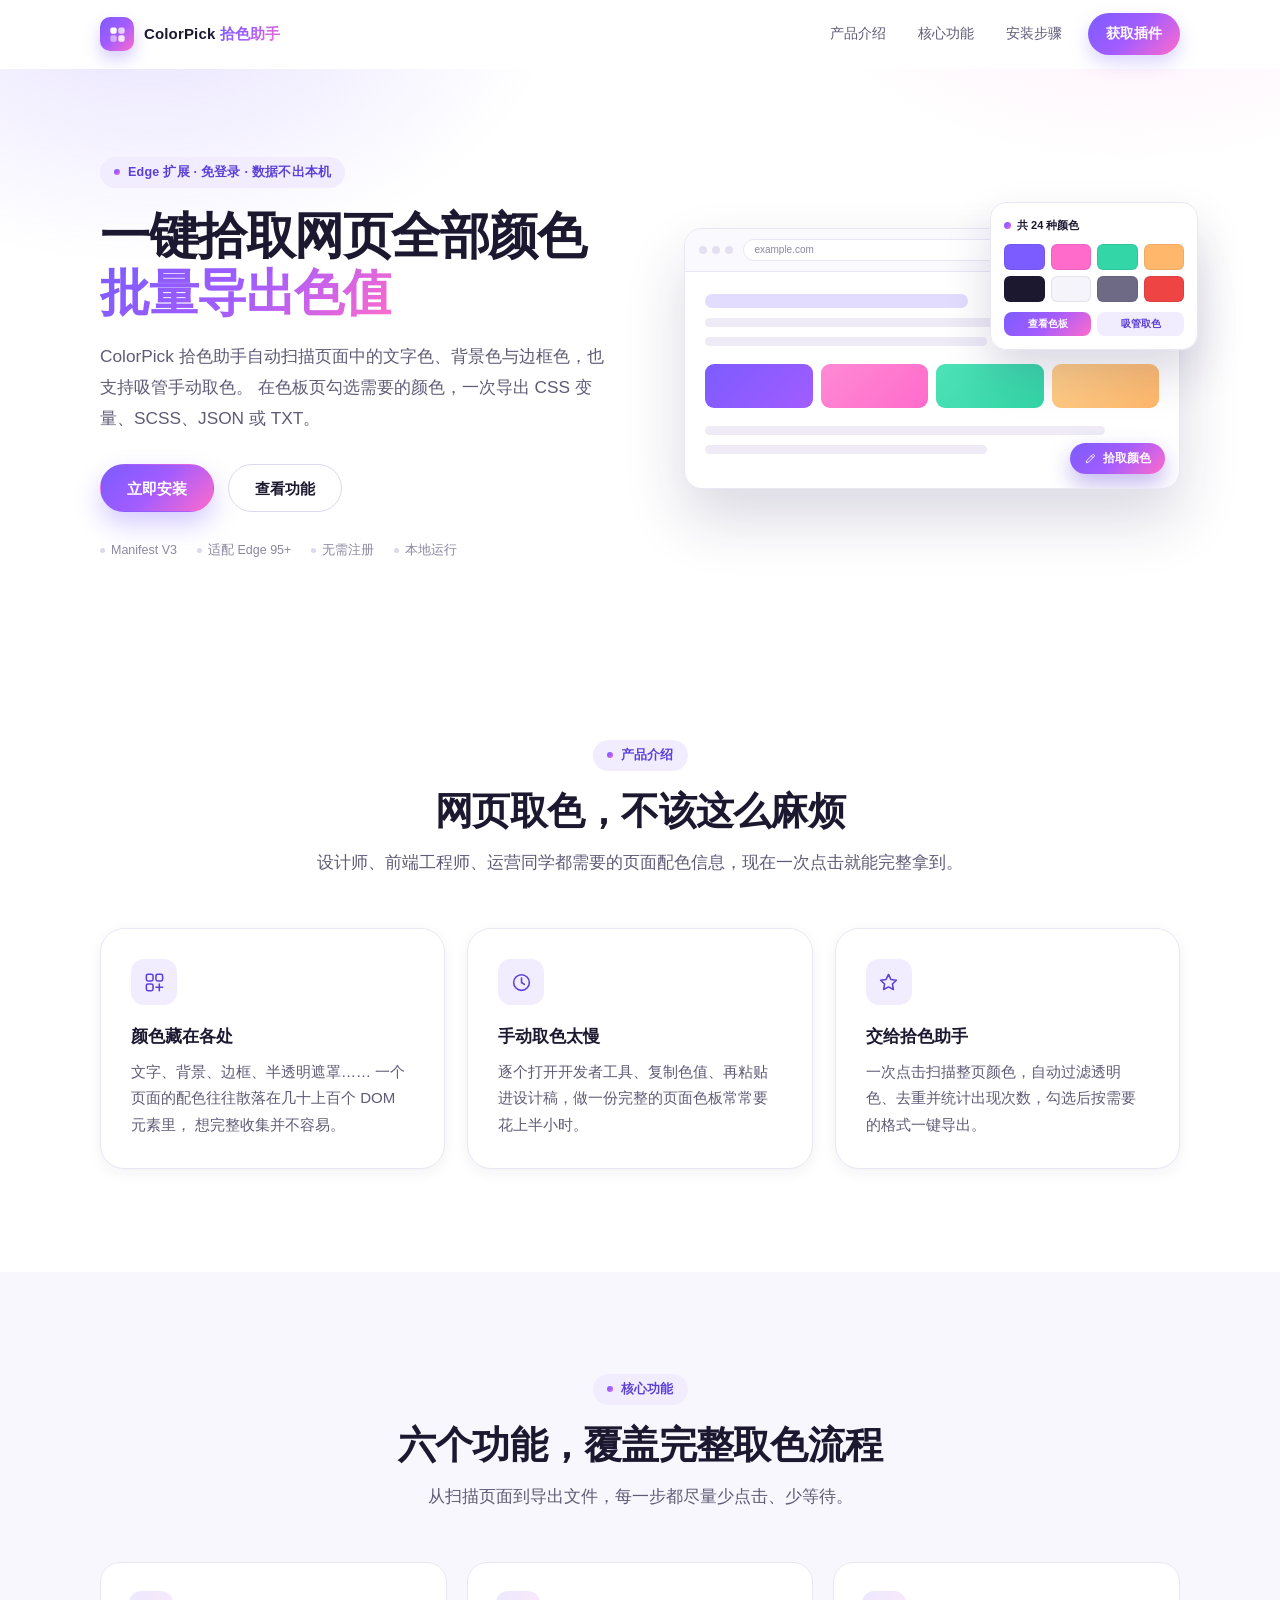
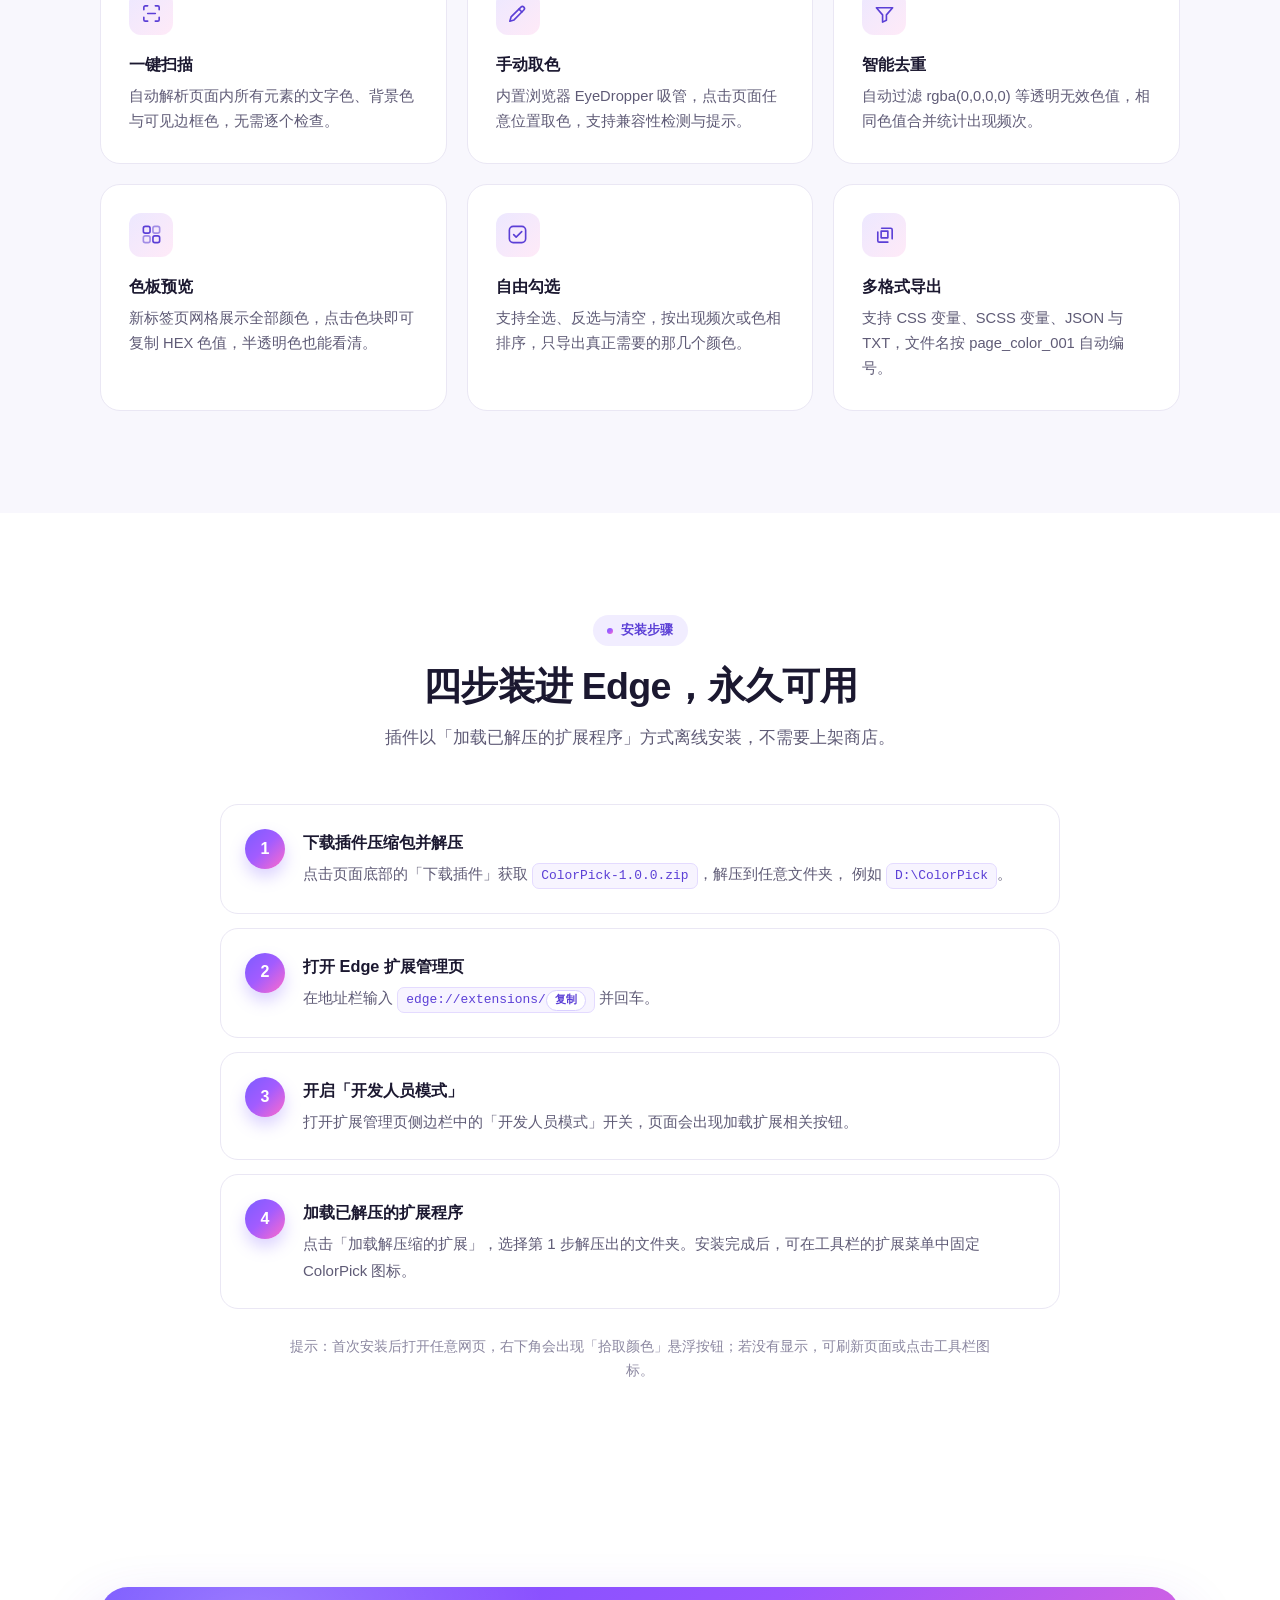
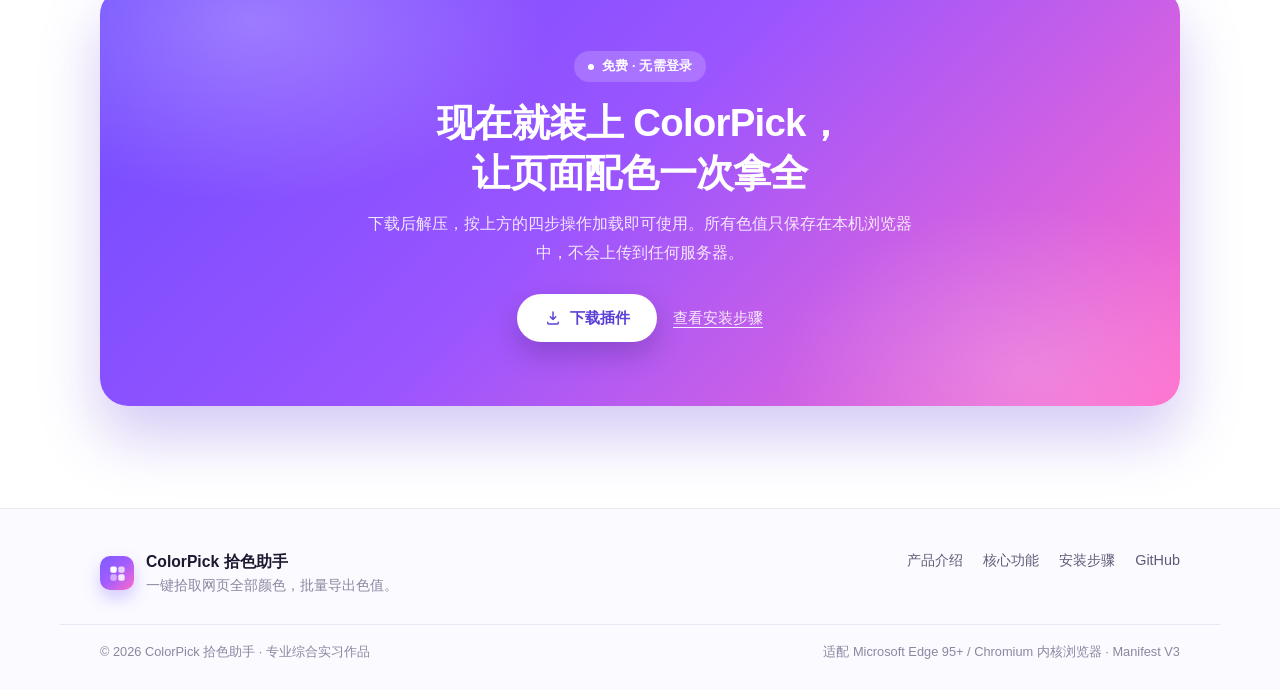
<file: docs/index.html>
<!DOCTYPE html>
<html lang="zh-CN">
  <head>
    <meta charset="UTF-8" />
    <meta name="viewport" content="width=device-width, initial-scale=1" />
    <meta name="theme-color" content="#7c5cff" />
    <meta
      name="description"
      content="ColorPick 拾色助手是一款 Edge 浏览器扩展：一键扫描网页文字色、背景色、边框色，支持吸管取色，勾选后批量导出 CSS 变量、SCSS、JSON、TXT 色值文件。"
    />
    <title>ColorPick 拾色助手 · 一键拾取网页全部颜色</title>
    <!-- 内联 SVG 图标（base64），避免额外图片请求，双击打开时也不会出现 favicon 404 -->
    <link
      rel="icon"
      href="[data-uri]"
    />
    <link rel="stylesheet" href="css/style.css" />
    <script>
      // 提前标记 JS 可用：让 .reveal 元素在脚本执行前保持隐藏，避免闪烁
      document.documentElement.classList.add('js');
    </script>
  </head>
  <body id="top">
    <a class="skip-link" href="#main">跳到主要内容</a>

    <!-- ============================ 顶部导航 ============================ -->
    <header class="site-header" id="siteHeader">
      <div class="container site-header__inner">
        <a class="logo" href="#top" aria-label="ColorPick 拾色助手首页">
          <span class="logo__mark" aria-hidden="true">
            <svg viewBox="0 0 24 24" fill="none">
              <rect x="3" y="3" width="8" height="8" rx="2.4" fill="currentColor" />
              <rect x="13" y="3" width="8" height="8" rx="2.4" fill="currentColor" opacity=".72" />
              <rect x="3" y="13" width="8" height="8" rx="2.4" fill="currentColor" opacity=".5" />
              <rect x="13" y="13" width="8" height="8" rx="2.4" fill="currentColor" opacity=".85" />
            </svg>
          </span>
          <span class="logo__text">ColorPick <b>拾色助手</b></span>
        </a>

        <button
          class="nav-toggle"
          id="navToggle"
          type="button"
          aria-label="打开导航菜单"
          aria-expanded="false"
          aria-controls="siteNav"
        >
          <span class="nav-toggle__bar"></span>
          <span class="nav-toggle__bar"></span>
          <span class="nav-toggle__bar"></span>
        </button>

        <nav class="site-nav" id="siteNav" aria-label="主导航">
          <a class="site-nav__link" href="#intro" data-nav="intro">产品介绍</a>
          <a class="site-nav__link" href="#features" data-nav="features">核心功能</a>
          <a class="site-nav__link" href="#install" data-nav="install">安装步骤</a>
          <a class="site-nav__link site-nav__link--cta" href="#download" data-nav="download">获取插件</a>
        </nav>
      </div>
    </header>

    <main id="main">
      <!-- ============================ Hero 首屏 ============================ -->
      <section class="hero" aria-labelledby="heroTitle">
        <div class="hero__glow" aria-hidden="true"></div>
        <div class="container hero__inner">
          <div class="hero__copy reveal">
            <p class="eyebrow"><span class="eyebrow__dot"></span>Edge 扩展 · 免登录 · 数据不出本机</p>
            <h1 class="hero__title" id="heroTitle">
              一键拾取网页<span class="no-wrap">全部颜色</span><br />
              <span class="text-gradient">批量导出色值</span>
            </h1>
            <p class="hero__desc">
              ColorPick 拾色助手自动扫描页面中的文字色、背景色与边框色，也支持吸管手动取色。
              在色板页勾选需要的颜色，一次导出 CSS 变量、SCSS、JSON 或 TXT。
            </p>
            <div class="hero__actions">
              <a class="btn btn--primary" href="#download">立即安装</a>
              <a class="btn btn--ghost" href="#features">查看功能</a>
            </div>
            <ul class="hero__meta" aria-label="产品特性">
              <li>Manifest V3</li>
              <li>适配 Edge 95+</li>
              <li>无需注册</li>
              <li>本地运行</li>
            </ul>
          </div>

          <!-- 纯 CSS / SVG 绘制的界面示意图 -->
          <div class="hero__visual reveal" aria-hidden="true">
            <div class="mock">
              <div class="mock__browser">
                <div class="mock__bar">
                  <span class="mock__dots"><i></i><i></i><i></i></span>
                  <span class="mock__url">example.com</span>
                </div>
                <div class="mock__page">
                  <span class="mock__line mock__line--title"></span>
                  <span class="mock__line mock__line--text"></span>
                  <span class="mock__line mock__line--short"></span>
                  <div class="mock__cards">
                    <span class="mock__card mock__card--purple"></span>
                    <span class="mock__card mock__card--pink"></span>
                    <span class="mock__card mock__card--mint"></span>
                    <span class="mock__card mock__card--amber"></span>
                  </div>
                  <span class="mock__line mock__line--text"></span>
                  <span class="mock__line mock__line--short"></span>
                </div>
                <span class="mock__fab">
                  <svg viewBox="0 0 24 24" fill="none">
                    <path
                      d="M4 20l1.3-4.4L15.6 5.3a2.1 2.1 0 0 1 3 3L8.4 18.7 4 20z"
                      stroke="currentColor"
                      stroke-width="1.6"
                      stroke-linejoin="round"
                    />
                    <path d="M13.6 7.4l3 3" stroke="currentColor" stroke-width="1.6" stroke-linecap="round" />
                  </svg>
                  拾取颜色
                </span>
              </div>

              <div class="mock__panel">
                <div class="mock__panel-head">
                  <span class="mock__dot"></span>
                  共 24 种颜色
                </div>
                <div class="mock__swatches">
                  <span style="--c: #7c5cff"></span>
                  <span style="--c: #ff6bcb"></span>
                  <span style="--c: #33d6a6"></span>
                  <span style="--c: #ffb86b"></span>
                  <span style="--c: #1b1830"></span>
                  <span style="--c: #f5f4fa"></span>
                  <span style="--c: #6e6a85"></span>
                  <span style="--c: #ef4444"></span>
                </div>
                <div class="mock__panel-actions">
                  <span class="mock__btn">查看色板</span>
                  <span class="mock__btn mock__btn--ghost">吸管取色</span>
                </div>
              </div>
            </div>
          </div>
        </div>
      </section>

      <!-- ============================ 产品介绍 ============================ -->
      <section class="section" id="intro" aria-labelledby="introTitle">
        <div class="container">
          <div class="section__head reveal">
            <p class="eyebrow"><span class="eyebrow__dot"></span>产品介绍</p>
            <h2 class="section__title" id="introTitle">网页取色，不该这么麻烦</h2>
            <p class="section__desc">
              设计师、前端工程师、运营同学都需要的页面配色信息，现在一次点击就能完整拿到。
            </p>
          </div>

          <div class="cards-3">
            <article class="info-card reveal" style="--i: 0">
              <span class="info-card__icon" aria-hidden="true">
                <svg viewBox="0 0 24 24" fill="none">
                  <rect x="3.5" y="3.5" width="7" height="7" rx="1.8" stroke="currentColor" stroke-width="1.6" />
                  <rect x="13.5" y="3.5" width="7" height="7" rx="1.8" stroke="currentColor" stroke-width="1.6" />
                  <rect x="3.5" y="13.5" width="7" height="7" rx="1.8" stroke="currentColor" stroke-width="1.6" />
                  <path d="M13.5 17h7M17 13.5v7" stroke="currentColor" stroke-width="1.6" stroke-linecap="round" />
                </svg>
              </span>
              <h3 class="info-card__title">颜色藏在各处</h3>
              <p class="info-card__text">
                文字、背景、边框、半透明遮罩…… 一个页面的配色往往散落在几十上百个 DOM 元素里，
                想完整收集并不容易。
              </p>
            </article>

            <article class="info-card reveal" style="--i: 1">
              <span class="info-card__icon" aria-hidden="true">
                <svg viewBox="0 0 24 24" fill="none">
                  <circle cx="12" cy="12" r="8.2" stroke="currentColor" stroke-width="1.6" />
                  <path d="M12 7.4V12l3 2" stroke="currentColor" stroke-width="1.6" stroke-linecap="round" stroke-linejoin="round" />
                </svg>
              </span>
              <h3 class="info-card__title">手动取色太慢</h3>
              <p class="info-card__text">
                逐个打开开发者工具、复制色值、再粘贴进设计稿，做一份完整的页面色板常常要花上半小时。
              </p>
            </article>

            <article class="info-card reveal" style="--i: 2">
              <span class="info-card__icon" aria-hidden="true">
                <svg viewBox="0 0 24 24" fill="none">
                  <path d="M12 3.6l2.5 5.2 5.7.8-4.1 4 1 5.7-5.1-2.7-5.1 2.7 1-5.7-4.1-4 5.7-.8L12 3.6z" stroke="currentColor" stroke-width="1.6" stroke-linejoin="round" />
                </svg>
              </span>
              <h3 class="info-card__title">交给拾色助手</h3>
              <p class="info-card__text">
                一次点击扫描整页颜色，自动过滤透明色、去重并统计出现次数，勾选后按需要的格式一键导出。
              </p>
            </article>
          </div>
        </div>
      </section>

      <!-- ============================ 核心功能 ============================ -->
      <section class="section section--tinted" id="features" aria-labelledby="featuresTitle">
        <div class="container">
          <div class="section__head reveal">
            <p class="eyebrow"><span class="eyebrow__dot"></span>核心功能</p>
            <h2 class="section__title" id="featuresTitle">六个功能，覆盖完整取色流程</h2>
            <p class="section__desc">从扫描页面到导出文件，每一步都尽量少点击、少等待。</p>
          </div>

          <div class="features">
            <article class="feature reveal" style="--i: 0">
              <span class="feature__icon" aria-hidden="true">
                <svg viewBox="0 0 24 24" fill="none">
                  <path d="M4 8V5.5A1.5 1.5 0 0 1 5.5 4H8M16 4h2.5A1.5 1.5 0 0 1 20 5.5V8M20 16v2.5a1.5 1.5 0 0 1-1.5 1.5H16M8 20H5.5A1.5 1.5 0 0 1 4 18.5V16" stroke="currentColor" stroke-width="1.7" stroke-linecap="round" />
                  <path d="M8 12h8" stroke="currentColor" stroke-width="1.7" stroke-linecap="round" />
                </svg>
              </span>
              <h3 class="feature__title">一键扫描</h3>
              <p class="feature__text">自动解析页面内所有元素的文字色、背景色与可见边框色，无需逐个检查。</p>
            </article>

            <article class="feature reveal" style="--i: 1">
              <span class="feature__icon" aria-hidden="true">
                <svg viewBox="0 0 24 24" fill="none">
                  <path d="M4 20l1.3-4.4L15.6 5.3a2.1 2.1 0 0 1 3 3L8.4 18.7 4 20z" stroke="currentColor" stroke-width="1.7" stroke-linejoin="round" />
                  <path d="M13.6 7.4l3 3" stroke="currentColor" stroke-width="1.7" stroke-linecap="round" />
                </svg>
              </span>
              <h3 class="feature__title">手动取色</h3>
              <p class="feature__text">内置浏览器 EyeDropper 吸管，点击页面任意位置取色，支持兼容性检测与提示。</p>
            </article>

            <article class="feature reveal" style="--i: 2">
              <span class="feature__icon" aria-hidden="true">
                <svg viewBox="0 0 24 24" fill="none">
                  <path d="M3.5 6h17l-6.5 7.4V19l-4 2v-7.6L3.5 6z" stroke="currentColor" stroke-width="1.7" stroke-linejoin="round" />
                </svg>
              </span>
              <h3 class="feature__title">智能去重</h3>
              <p class="feature__text">自动过滤 rgba(0,0,0,0) 等透明无效色值，相同色值合并统计出现频次。</p>
            </article>

            <article class="feature reveal" style="--i: 3">
              <span class="feature__icon" aria-hidden="true">
                <svg viewBox="0 0 24 24" fill="none">
                  <rect x="3.5" y="3.5" width="7" height="7" rx="2" stroke="currentColor" stroke-width="1.7" />
                  <rect x="13.5" y="3.5" width="7" height="7" rx="2" stroke="currentColor" stroke-width="1.7" opacity=".55" />
                  <rect x="3.5" y="13.5" width="7" height="7" rx="2" stroke="currentColor" stroke-width="1.7" opacity=".55" />
                  <rect x="13.5" y="13.5" width="7" height="7" rx="2" stroke="currentColor" stroke-width="1.7" />
                </svg>
              </span>
              <h3 class="feature__title">色板预览</h3>
              <p class="feature__text">新标签页网格展示全部颜色，点击色块即可复制 HEX 色值，半透明色也能看清。</p>
            </article>

            <article class="feature reveal" style="--i: 4">
              <span class="feature__icon" aria-hidden="true">
                <svg viewBox="0 0 24 24" fill="none">
                  <rect x="3.5" y="3.5" width="17" height="17" rx="4" stroke="currentColor" stroke-width="1.7" />
                  <path d="M8 12.2l2.6 2.6L16.4 9" stroke="currentColor" stroke-width="1.7" stroke-linecap="round" stroke-linejoin="round" />
                </svg>
              </span>
              <h3 class="feature__title">自由勾选</h3>
              <p class="feature__text">支持全选、反选与清空，按出现频次或色相排序，只导出真正需要的那几个颜色。</p>
            </article>

            <article class="feature reveal" style="--i: 5">
              <span class="feature__icon" aria-hidden="true">
                <svg viewBox="0 0 24 24" fill="none">
                  <path d="M9 5.5h9.5A1.5 1.5 0 0 1 20 7v9.5M5 9.5v9A1.5 1.5 0 0 0 6.5 20h9" stroke="currentColor" stroke-width="1.7" stroke-linecap="round" />
                  <path d="M8.5 8.5h7v7h-7z" stroke="currentColor" stroke-width="1.7" stroke-linejoin="round" />
                </svg>
              </span>
              <h3 class="feature__title">多格式导出</h3>
              <p class="feature__text">支持 CSS 变量、SCSS 变量、JSON 与 TXT，文件名按 page_color_001 自动编号。</p>
            </article>
          </div>
        </div>
      </section>

      <!-- ============================ 安装步骤 ============================ -->
      <section class="section" id="install" aria-labelledby="installTitle">
        <div class="container">
          <div class="section__head reveal">
            <p class="eyebrow"><span class="eyebrow__dot"></span>安装步骤</p>
            <h2 class="section__title" id="installTitle">四步装进 Edge，永久可用</h2>
            <p class="section__desc">插件以「加载已解压的扩展程序」方式离线安装，不需要上架商店。</p>
          </div>

          <ol class="steps">
            <li class="step reveal" style="--i: 0">
              <span class="step__num" aria-hidden="true">1</span>
              <div class="step__body">
                <h3 class="step__title">下载插件压缩包并解压</h3>
                <p class="step__text">
                  点击页面底部的「下载插件」获取 <code>ColorPick-1.0.0.zip</code>，解压到任意文件夹，
                  例如 <code>D:\ColorPick</code>。
                </p>
              </div>
            </li>

            <li class="step reveal" style="--i: 1">
              <span class="step__num" aria-hidden="true">2</span>
              <div class="step__body">
                <h3 class="step__title">打开 Edge 扩展管理页</h3>
                <p class="step__text">
                  在地址栏输入
                  <code class="code--copy">edge://extensions/<button class="copy-btn" type="button" data-copy="edge://extensions/" aria-label="复制扩展管理页地址">复制</button></code>
                  并回车。
                </p>
              </div>
            </li>

            <li class="step reveal" style="--i: 2">
              <span class="step__num" aria-hidden="true">3</span>
              <div class="step__body">
                <h3 class="step__title">开启「开发人员模式」</h3>
                <p class="step__text">打开扩展管理页侧边栏中的「开发人员模式」开关，页面会出现加载扩展相关按钮。</p>
              </div>
            </li>

            <li class="step reveal" style="--i: 3">
              <span class="step__num" aria-hidden="true">4</span>
              <div class="step__body">
                <h3 class="step__title">加载已解压的扩展程序</h3>
                <p class="step__text">
                  点击「加载解压缩的扩展」，选择第 1 步解压出的文件夹。安装完成后，可在工具栏的扩展菜单中固定 ColorPick 图标。
                </p>
              </div>
            </li>
          </ol>

          <p class="install__note reveal">
            提示：首次安装后打开任意网页，右下角会出现「拾取颜色」悬浮按钮；若没有显示，可刷新页面或点击工具栏图标。
          </p>
        </div>
      </section>

      <!-- ============================ 底部 CTA ============================ -->
      <section class="section" id="download" aria-labelledby="downloadTitle">
        <div class="container">
          <div class="cta reveal">
            <div class="cta__glow" aria-hidden="true"></div>
            <div class="cta__content">
              <p class="eyebrow eyebrow--light"><span class="eyebrow__dot"></span>免费 · 无需登录</p>
              <h2 class="cta__title" id="downloadTitle">现在就装上 ColorPick，<br />让页面配色一次拿全</h2>
              <p class="cta__desc">
                下载后解压，按上方的四步操作加载即可使用。所有色值只保存在本机浏览器中，不会上传到任何服务器。
              </p>
              <div class="cta__actions">
                <a class="btn btn--light" href="download/ColorPick-1.0.0.zip" download>
                  <svg viewBox="0 0 24 24" fill="none" aria-hidden="true">
                    <path d="M12 4v10m0 0l-3.6-3.6M12 14l3.6-3.6" stroke="currentColor" stroke-width="1.9" stroke-linecap="round" stroke-linejoin="round" />
                    <path d="M5 17.5v1.2A1.3 1.3 0 0 0 6.3 20h11.4a1.3 1.3 0 0 0 1.3-1.3v-1.2" stroke="currentColor" stroke-width="1.9" stroke-linecap="round" />
                  </svg>
                  下载插件
                </a>
                <a class="cta__link" href="#install">查看安装步骤</a>
              </div>
            </div>
          </div>
        </div>
      </section>
    </main>

    <!-- ============================== 页脚 ============================== -->
    <footer class="site-footer">
      <div class="container site-footer__inner">
        <div class="site-footer__brand">
          <span class="logo__mark" aria-hidden="true">
            <svg viewBox="0 0 24 24" fill="none">
              <rect x="3" y="3" width="8" height="8" rx="2.4" fill="currentColor" />
              <rect x="13" y="3" width="8" height="8" rx="2.4" fill="currentColor" opacity=".72" />
              <rect x="3" y="13" width="8" height="8" rx="2.4" fill="currentColor" opacity=".5" />
              <rect x="13" y="13" width="8" height="8" rx="2.4" fill="currentColor" opacity=".85" />
            </svg>
          </span>
          <div>
            <p class="site-footer__name">ColorPick 拾色助手</p>
            <p class="site-footer__tagline">一键拾取网页全部颜色，批量导出色值。</p>
          </div>
        </div>

        <nav class="site-footer__links" aria-label="页脚导航">
          <a href="#intro">产品介绍</a>
          <a href="#features">核心功能</a>
          <a href="#install">安装步骤</a>
          <a
            href="https://github.com/hh0914/colorpick"
            target="_blank"
            rel="noopener noreferrer"
            title="在 GitHub 查看 ColorPick 源码"
            >GitHub</a
          >
        </nav>
      </div>

      <div class="container site-footer__bottom">
        <p>© 2026 ColorPick 拾色助手 · 专业综合实习作品</p>
        <p>适配 Microsoft Edge 95+ / Chromium 内核浏览器 · Manifest V3</p>
      </div>
    </footer>

    <script src="js/main.js"></script>
  </body>
</html>
</file>
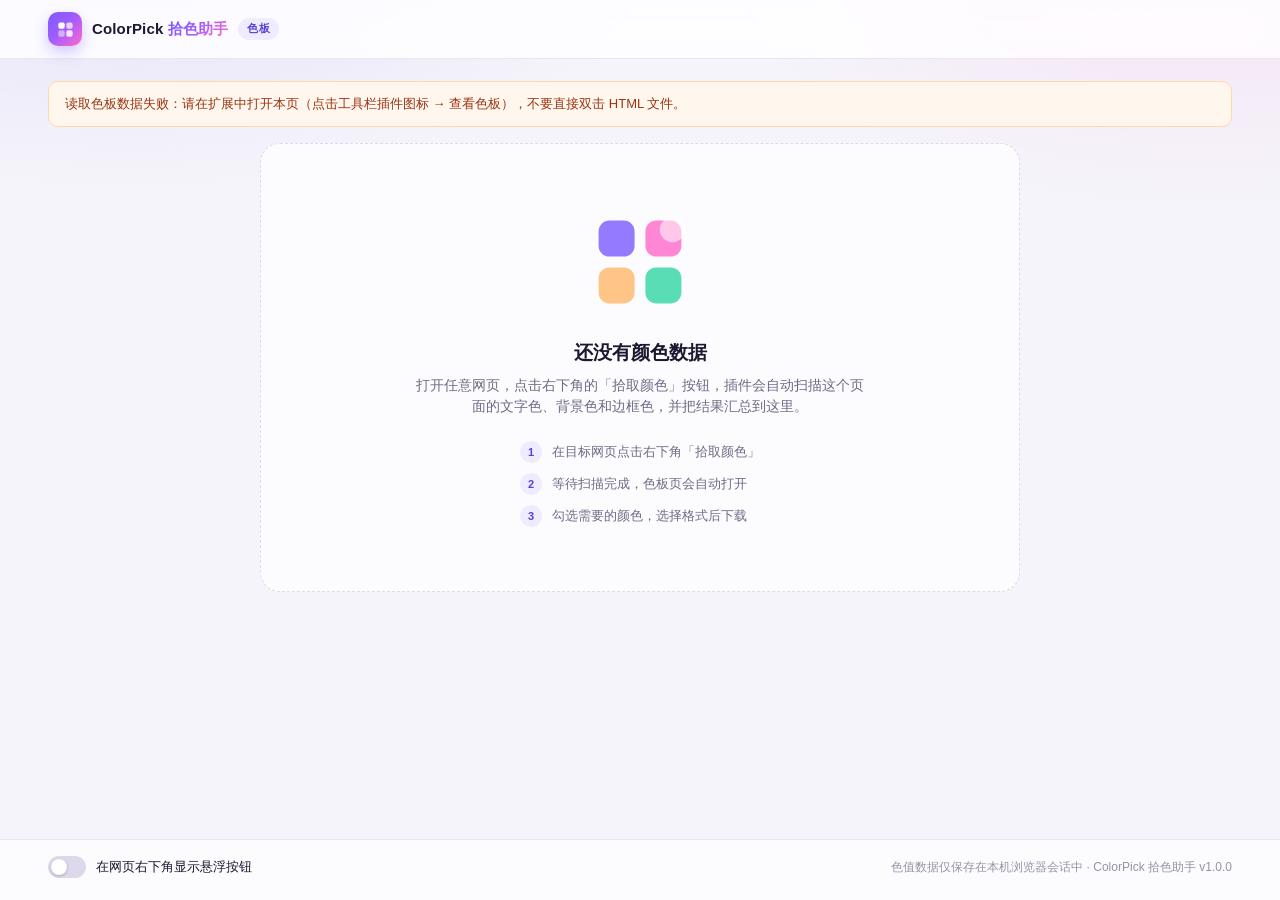
<file: color-gallery.html>
<!DOCTYPE html>
<html lang="zh-CN">
  <head>
    <meta charset="UTF-8" />
    <meta name="viewport" content="width=device-width, initial-scale=1" />
    <title>页面色板 · ColorPick 拾色助手</title>
    <link rel="stylesheet" href="color-gallery.css" />
  </head>
  <body>
    <!-- 顶部栏：品牌 + 来源页面信息 -->
    <header class="topbar">
      <div class="topbar__inner">
        <div class="brand">
          <span class="brand__mark" aria-hidden="true">
            <svg viewBox="0 0 24 24" fill="none">
              <rect x="3" y="3" width="8" height="8" rx="2.4" fill="currentColor" />
              <rect x="13" y="3" width="8" height="8" rx="2.4" fill="currentColor" opacity=".72" />
              <rect x="3" y="13" width="8" height="8" rx="2.4" fill="currentColor" opacity=".5" />
              <rect x="13" y="13" width="8" height="8" rx="2.4" fill="currentColor" opacity=".85" />
            </svg>
          </span>
          <span class="brand__text">ColorPick <b>拾色助手</b></span>
          <span class="brand__badge">色板</span>
        </div>

        <div class="source" id="sourceBox">
          <span class="source__label">来源页面</span>
          <a class="source__title" id="sourceTitle" href="#" target="_blank" rel="noreferrer noopener">—</a>
          <span class="source__time" id="sourceTime"></span>
        </div>
      </div>
    </header>

    <main class="page">
      <!-- 数据异常提示 -->
      <div class="banner" id="banner" hidden></div>

      <!-- 工具栏：统计 + 批量操作 + 导出 -->
      <section class="controls" id="controlsBar" aria-label="色板工具栏">
        <div class="controls__stats">
          <span class="stat"><b id="countTotal">0</b> 种颜色</span>
          <span class="stat__divider" aria-hidden="true"></span>
          <span class="stat">已选 <b id="countSelected">0</b></span>
        </div>

        <div class="controls__group" role="group" aria-label="选择操作">
          <button type="button" class="btn btn--ghost" id="selectAll">全选</button>
          <button type="button" class="btn btn--ghost" id="invert">反选</button>
          <button type="button" class="btn btn--ghost" id="clear">清空</button>
        </div>

        <div class="controls__group controls__group--end">
          <label class="field">
            <span class="field__label">排序</span>
            <select id="sortSelect" class="field__select">
              <option value="count">按出现频次</option>
              <option value="hue">按色相</option>
              <option value="hex">按色值</option>
            </select>
          </label>

          <label class="field">
            <span class="field__label">格式</span>
            <select id="formatSelect" class="field__select">
              <option value="css">CSS 变量</option>
              <option value="scss">SCSS 变量</option>
              <option value="json">JSON</option>
              <option value="txt">TXT 文本</option>
            </select>
          </label>

          <button type="button" class="btn btn--primary" id="downloadBtn">
            <svg viewBox="0 0 24 24" fill="none" aria-hidden="true">
              <path d="M12 4v10m0 0l-3.6-3.6M12 14l3.6-3.6" stroke="currentColor" stroke-width="1.9" stroke-linecap="round" stroke-linejoin="round" />
              <path d="M5 17.5v1.2A1.3 1.3 0 0 0 6.3 20h11.4a1.3 1.3 0 0 0 1.3-1.3v-1.2" stroke="currentColor" stroke-width="1.9" stroke-linecap="round" />
            </svg>
            <span id="downloadLabel">下载选中</span>
          </button>
        </div>
      </section>

      <!-- 色板网格 -->
      <section class="grid" id="grid" aria-label="颜色列表"></section>

      <!-- 空状态 -->
      <section class="empty" id="empty" hidden>
        <div class="empty__art" aria-hidden="true">
          <svg viewBox="0 0 120 120" fill="none">
            <rect x="14" y="14" width="40" height="40" rx="12" fill="#7c5cff" opacity=".9" />
            <rect x="66" y="14" width="40" height="40" rx="12" fill="#ff6bcb" opacity=".9" />
            <rect x="14" y="66" width="40" height="40" rx="12" fill="#ffb86b" opacity=".9" />
            <rect x="66" y="66" width="40" height="40" rx="12" fill="#33d6a6" opacity=".9" />
            <circle cx="96" cy="24" r="14" fill="#fff" opacity=".55" />
          </svg>
        </div>
        <h2 class="empty__title">还没有颜色数据</h2>
        <p class="empty__desc">
          打开任意网页，点击右下角的「拾取颜色」按钮，插件会自动扫描这个页面的文字色、背景色和边框色，并把结果汇总到这里。
        </p>
        <ol class="empty__steps">
          <li><span class="empty__num">1</span>在目标网页点击右下角「拾取颜色」</li>
          <li><span class="empty__num">2</span>等待扫描完成，色板页会自动打开</li>
          <li><span class="empty__num">3</span>勾选需要的颜色，选择格式后下载</li>
        </ol>
      </section>
    </main>

    <!-- 底部：设置与说明 -->
    <footer class="footer">
      <div class="footer__inner">
        <label class="switch" for="fabToggle">
          <input type="checkbox" id="fabToggle" class="switch__input" />
          <span class="switch__track" aria-hidden="true"><span class="switch__thumb"></span></span>
          <span class="switch__text">在网页右下角显示悬浮按钮</span>
        </label>
        <p class="footer__note">
          色值数据仅保存在本机浏览器会话中 · ColorPick 拾色助手 v1.0.0
        </p>
      </div>
    </footer>

    <!-- 轻提示 -->
    <div class="toast" id="toast" role="status" aria-live="polite"></div>

    <script src="color-gallery.js"></script>
  </body>
</html>
</file>
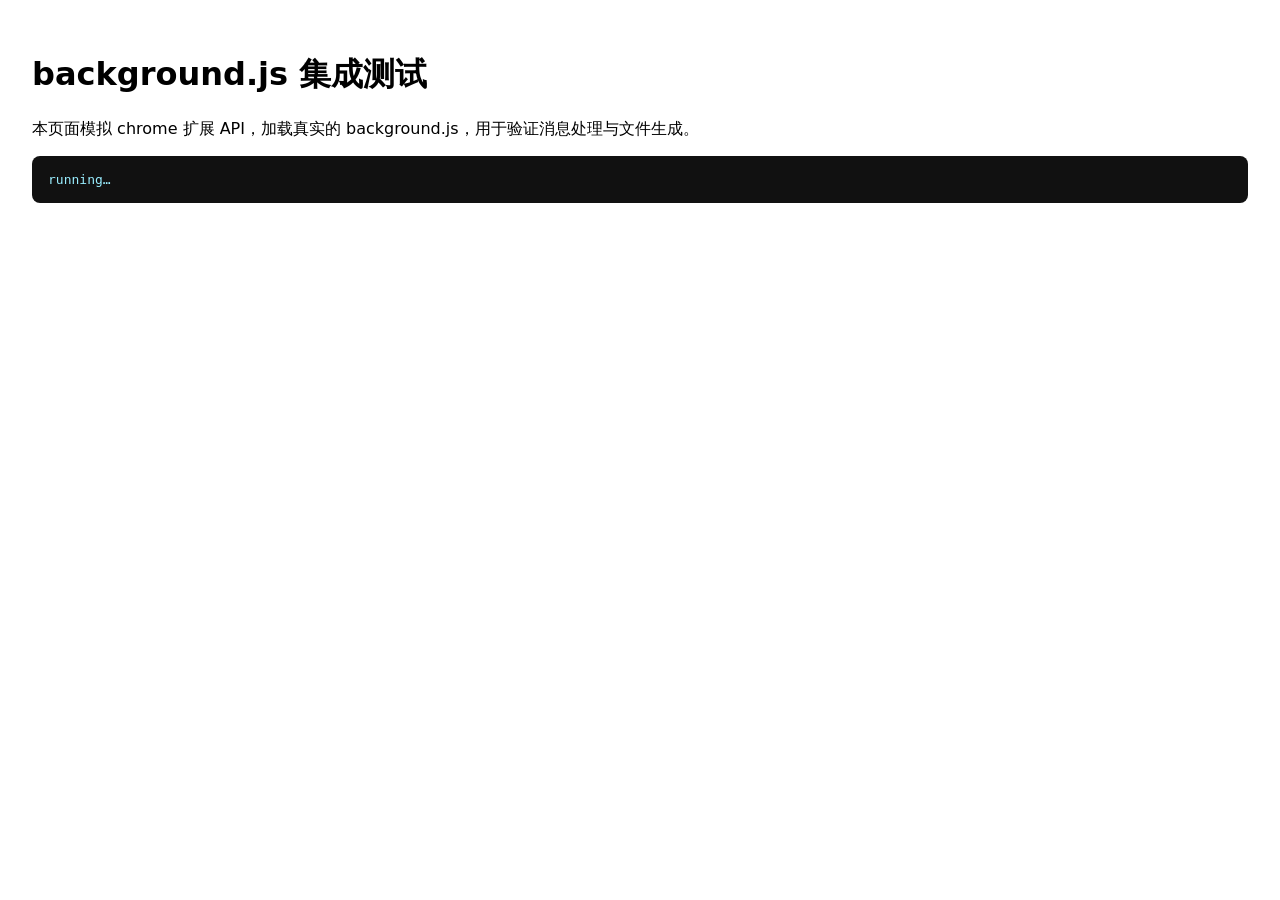
<file: tests/background-test.html>
<!DOCTYPE html>
<html lang="zh-CN">
<head>
<meta charset="UTF-8" />
<title>background.js 集成测试</title>
<style>body{font-family:system-ui;padding:24px}pre{background:#111;color:#9ef;padding:16px;border-radius:8px;white-space:pre-wrap}</style>
</head>
<body>
<h1>background.js 集成测试</h1>
<p>本页面模拟 chrome 扩展 API，加载真实的 background.js，用于验证消息处理与文件生成。</p>
<pre id="log">running…</pre>

<script>
// ---------------- chrome API 模拟 ----------------
const mem = { session: {}, local: {}, sync: {} };
const listeners = { message: [], downloadChanged: [], tabRemoved: [], installed: [], actionClicked: [] };
const downloads = [];
const tabsCreated = [];
const broadcasts = [];
let downloadSeq = 100;

function makeArea(name) {
  return {
    get(keys, cb) {
      const src = mem[name];
      let out = {};
      if (typeof keys === 'string') { if (keys in src) out[keys] = src[keys]; }
      else if (Array.isArray(keys)) keys.forEach((k) => { if (k in src) out[k] = src[k]; });
      else if (keys && typeof keys === 'object') Object.keys(keys).forEach((k) => { out[k] = k in src ? src[k] : keys[k]; });
      else out = { ...src };
      setTimeout(() => cb(out), 0);
    },
    set(items, cb) {
      const changes = {};
      Object.keys(items).forEach((k) => { changes[k] = { oldValue: mem[name][k], newValue: items[k] }; mem[name][k] = items[k]; });
      setTimeout(() => { if (cb) cb(); }, 0);
    },
    remove(keys, cb) { const arr = [].concat(keys); arr.forEach((k) => delete mem[name][k]); if (cb) setTimeout(cb, 0); }
  };
}

window.chrome = {
  storage: {
    session: makeArea('session'),
    local: makeArea('local'),
    sync: makeArea('sync'),
    onChanged: { addListener() {} }
  },
  runtime: {
    lastError: undefined,
    getURL: (p) => 'chrome-extension://test/' + p,
    sendMessage(msg, cb) { broadcasts.push(msg); if (cb) cb(); },
    onMessage: { addListener(fn) { listeners.message.push(fn); } },
    onInstalled: { addListener(fn) { listeners.installed.push(fn); } }
  },
  tabs: {
    create({ url }) { const tab = { id: 900 + tabsCreated.length, url, windowId: 1 }; tabsCreated.push(tab); return Promise.resolve(tab); },
    get(id) { const t = tabsCreated.find((x) => x.id === id); return t ? Promise.resolve(t) : Promise.reject(new Error('No tab with id ' + id)); },
    update() { return Promise.resolve({}); },
    reload() { return Promise.resolve(); },
    sendMessage() { return Promise.resolve({ ok: true }); },
    onRemoved: { addListener(fn) { listeners.tabRemoved.push(fn); } }
  },
  windows: { update() { return Promise.resolve({}); } },
  downloads: {
    download(options, cb) {
      downloads.push(options);
      const id = downloadSeq++;
      setTimeout(() => cb(id), 0);
      return id;
    },
    onChanged: { addListener(fn) { listeners.downloadChanged.push(fn); } }
  },
  scripting: { insertCSS() { return Promise.resolve(); }, executeScript() { return Promise.resolve(); } },
  action: { onClicked: { addListener(fn) { listeners.actionClicked.push(fn); } } }
};

// ---------------- 加载被测脚本 ----------------
window.__testReady = new Promise((resolve) => { window.__resolveReady = resolve; });
</script>
<script src="../background.js"></script>
<script>
window.__resolveReady();

// 向 background 发送消息并等待异步 sendResponse
function send(msg) {
  return new Promise((resolve) => {
    const fn = listeners.message[0];
    const ret = fn(msg, { id: 'test' }, resolve);
    if (ret !== true) setTimeout(() => resolve(undefined), 200);
  });
}

function decodeDataUrl(url) {
  const base64 = url.split(',')[1];
  const binary = atob(base64);
  const bytes = new Uint8Array(binary.length);
  for (let i = 0; i < binary.length; i++) bytes[i] = binary.charCodeAt(i);
  return new TextDecoder().decode(bytes);
}

const sampleColors = [
  { key: '#FFFFFF|1', hex: '#FFFFFF', rgb: 'rgb(255, 255, 255)', r: 255, g: 255, b: 255, a: 1, count: 412, text: 0, bg: 300, border: 112, manual: false },
  { key: '#7C5CFF|1', hex: '#7C5CFF', rgb: 'rgb(124, 92, 255)', r: 124, g: 92, b: 255, a: 1, count: 96, text: 18, bg: 22, border: 56, manual: false },
  { key: '#FF6BCB|0.2', hex: '#FF6BCB', rgb: 'rgba(255, 107, 203, 0.2)', r: 255, g: 107, b: 203, a: 0.2, count: 3, text: 0, bg: 3, border: 0, manual: true }
];
const meta = { title: '测试页面 */ 注释闭合\n换行', url: 'https://example.com/a?b=1', updatedAt: Date.now() };

window.__runTests = async () => {
  const results = {};

  // 1. 扫描结果入库 + 打开色板页
  results.scan = await send({ type: 'SCAN_RESULT', colors: sampleColors, meta });
  results.stored = mem.session.cpk_colors && mem.session.cpk_colors.colors.length;

  // 2. 手动吸管新增（已存在则计数+1，新颜色插入）
  results.addExisting = await send({ type: 'ADD_COLOR', color: sampleColors[1], meta });
  results.addNew = await send({ type: 'ADD_COLOR', color: { key: '#33D6A6|1', hex: '#33D6A6', rgb: 'rgb(51, 214, 166)', r: 51, g: 214, b: 166, a: 1, count: 1, text: 0, bg: 0, border: 0, manual: true }, meta });
  results.afterAdd = mem.session.cpk_colors.colors.map((c) => ({ hex: c.hex, count: c.count, manual: c.manual }));

  // 3. 四种格式下载
  const files = {};
  for (const format of ['css', 'scss', 'json', 'txt']) {
    const res = await send({ type: 'DOWNLOAD', format, colors: sampleColors, meta });
    const last = downloads[downloads.length - 1];
    files[format] = { res, filename: res.filename, options: { filename: last.filename, mime: last.url.slice(5, last.url.indexOf(';')) }, content: decodeDataUrl(last.url) };
  }
  results.files = files;
  results.invalidFormat = await send({ type: 'DOWNLOAD', format: 'xml', colors: sampleColors, meta });
  results.emptyDownload = await send({ type: 'DOWNLOAD', format: 'css', colors: [], meta });

  // 4. 下载完成广播
  const id = results.files.css.res.downloadId;
  listeners.downloadChanged[0]({ id, state: { current: 'complete' } });
  listeners.downloadChanged[0]({ id: 999, state: { current: 'complete' } });
  results.broadcasts = broadcasts.filter((b) => b.type === 'DOWNLOAD_STATUS').map((b) => b.status + ':' + b.filename);

  // 5. 色板页复用
  results.reuse = await send({ type: 'OPEN_GALLERY' });
  results.tabsCreated = tabsCreated.length;

  // 6. 未知消息不响应
  results.unknown = await send({ type: 'UNKNOWN_TYPE' });

  return results;
};
</script>
</body>
</html>
</file>
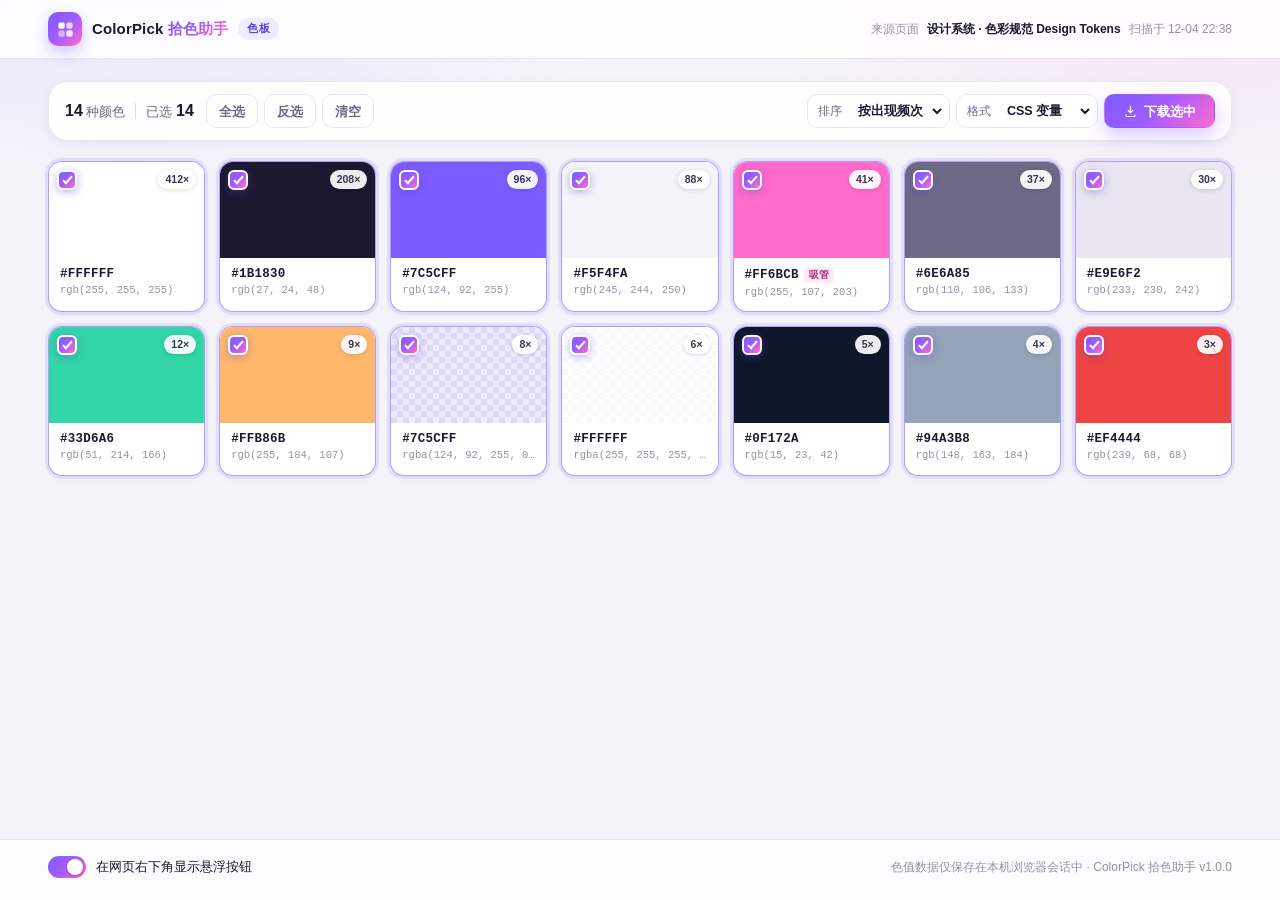
<file: tests/gallery-preview.html>
<!DOCTYPE html>
<html lang="zh-CN">
  <head>
    <meta charset="UTF-8" />
    <meta name="viewport" content="width=device-width, initial-scale=1" />
    <title>页面色板 · ColorPick 拾色助手</title>
    <link rel="stylesheet" href="../color-gallery.css" />
  </head>
  <body>
    <!-- 顶部栏：品牌 + 来源页面信息 -->
    <header class="topbar">
      <div class="topbar__inner">
        <div class="brand">
          <span class="brand__mark" aria-hidden="true">
            <svg viewBox="0 0 24 24" fill="none">
              <rect x="3" y="3" width="8" height="8" rx="2.4" fill="currentColor" />
              <rect x="13" y="3" width="8" height="8" rx="2.4" fill="currentColor" opacity=".72" />
              <rect x="3" y="13" width="8" height="8" rx="2.4" fill="currentColor" opacity=".5" />
              <rect x="13" y="13" width="8" height="8" rx="2.4" fill="currentColor" opacity=".85" />
            </svg>
          </span>
          <span class="brand__text">ColorPick <b>拾色助手</b></span>
          <span class="brand__badge">色板</span>
        </div>

        <div class="source" id="sourceBox">
          <span class="source__label">来源页面</span>
          <a class="source__title" id="sourceTitle" href="#" target="_blank" rel="noreferrer noopener">—</a>
          <span class="source__time" id="sourceTime"></span>
        </div>
      </div>
    </header>

    <main class="page">
      <!-- 数据异常提示 -->
      <div class="banner" id="banner" hidden></div>

      <!-- 工具栏：统计 + 批量操作 + 导出 -->
      <section class="controls" id="controlsBar" aria-label="色板工具栏">
        <div class="controls__stats">
          <span class="stat"><b id="countTotal">0</b> 种颜色</span>
          <span class="stat__divider" aria-hidden="true"></span>
          <span class="stat">已选 <b id="countSelected">0</b></span>
        </div>

        <div class="controls__group" role="group" aria-label="选择操作">
          <button type="button" class="btn btn--ghost" id="selectAll">全选</button>
          <button type="button" class="btn btn--ghost" id="invert">反选</button>
          <button type="button" class="btn btn--ghost" id="clear">清空</button>
        </div>

        <div class="controls__group controls__group--end">
          <label class="field">
            <span class="field__label">排序</span>
            <select id="sortSelect" class="field__select">
              <option value="count">按出现频次</option>
              <option value="hue">按色相</option>
              <option value="hex">按色值</option>
            </select>
          </label>

          <label class="field">
            <span class="field__label">格式</span>
            <select id="formatSelect" class="field__select">
              <option value="css">CSS 变量</option>
              <option value="scss">SCSS 变量</option>
              <option value="json">JSON</option>
              <option value="txt">TXT 文本</option>
            </select>
          </label>

          <button type="button" class="btn btn--primary" id="downloadBtn">
            <svg viewBox="0 0 24 24" fill="none" aria-hidden="true">
              <path d="M12 4v10m0 0l-3.6-3.6M12 14l3.6-3.6" stroke="currentColor" stroke-width="1.9" stroke-linecap="round" stroke-linejoin="round" />
              <path d="M5 17.5v1.2A1.3 1.3 0 0 0 6.3 20h11.4a1.3 1.3 0 0 0 1.3-1.3v-1.2" stroke="currentColor" stroke-width="1.9" stroke-linecap="round" />
            </svg>
            <span id="downloadLabel">下载选中</span>
          </button>
        </div>
      </section>

      <!-- 色板网格 -->
      <section class="grid" id="grid" aria-label="颜色列表"></section>

      <!-- 空状态 -->
      <section class="empty" id="empty" hidden>
        <div class="empty__art" aria-hidden="true">
          <svg viewBox="0 0 120 120" fill="none">
            <rect x="14" y="14" width="40" height="40" rx="12" fill="#7c5cff" opacity=".9" />
            <rect x="66" y="14" width="40" height="40" rx="12" fill="#ff6bcb" opacity=".9" />
            <rect x="14" y="66" width="40" height="40" rx="12" fill="#ffb86b" opacity=".9" />
            <rect x="66" y="66" width="40" height="40" rx="12" fill="#33d6a6" opacity=".9" />
            <circle cx="96" cy="24" r="14" fill="#fff" opacity=".55" />
          </svg>
        </div>
        <h2 class="empty__title">还没有颜色数据</h2>
        <p class="empty__desc">
          打开任意网页，点击右下角的「拾取颜色」按钮，插件会自动扫描这个页面的文字色、背景色和边框色，并把结果汇总到这里。
        </p>
        <ol class="empty__steps">
          <li><span class="empty__num">1</span>在目标网页点击右下角「拾取颜色」</li>
          <li><span class="empty__num">2</span>等待扫描完成，色板页会自动打开</li>
          <li><span class="empty__num">3</span>勾选需要的颜色，选择格式后下载</li>
        </ol>
      </section>
    </main>

    <!-- 底部：设置与说明 -->
    <footer class="footer">
      <div class="footer__inner">
        <label class="switch" for="fabToggle">
          <input type="checkbox" id="fabToggle" class="switch__input" />
          <span class="switch__track" aria-hidden="true"><span class="switch__thumb"></span></span>
          <span class="switch__text">在网页右下角显示悬浮按钮</span>
        </label>
        <p class="footer__note">
          色值数据仅保存在本机浏览器会话中 · ColorPick 拾色助手 v1.0.0
        </p>
      </div>
    </footer>

    <!-- 轻提示 -->
    <div class="toast" id="toast" role="status" aria-live="polite"></div>

    <script src="mock.js"></script>
    <script src="../color-gallery.js"></script>
  </body>
</html>
</file>
<file: docs/css/style.css>
/* ==========================================================================
   ColorPick 拾色助手 —— 官网样式
   纯 CSS，无框架、无外部资源。
   统一在 :root 中维护颜色 / 间距 / 圆角，改主色只需替换 --primary 与 --gradient。
   ========================================================================== */

/* ------------------------------ 设计变量 ------------------------------ */
:root {
  /* 主色：改这里就能整体换色 */
  --primary: #7c5cff;
  --primary-dark: #5b3fd6;
  --accent: #ff6bcb;
  --gradient: linear-gradient(135deg, #7c5cff 0%, #a25cff 48%, #ff6bcb 100%);

  /* 文字与背景 */
  --text: #1b1830;
  --muted: #5f5b76;
  --muted-2: #8b87a0;
  --bg: #ffffff;
  --bg-soft: #f8f7fd;
  --bg-tint: #f1edff;
  --line: #eae7f4;
  --line-strong: #ddd7ef;

  /* 圆角与阴影 */
  --radius-sm: 10px;
  --radius: 16px;
  --radius-lg: 24px;
  --radius-xl: 28px;
  --shadow-sm: 0 4px 14px rgba(30, 18, 80, 0.06);
  --shadow: 0 18px 40px rgba(30, 18, 80, 0.1);
  --shadow-lg: 0 30px 60px rgba(30, 18, 80, 0.16);

  /* 布局 */
  --container: 1160px;
  --header-h: 68px;
  --section-y: clamp(56px, 8vw, 104px);

  /* 字体 */
  --font: -apple-system, BlinkMacSystemFont, "Segoe UI", "PingFang SC",
    "Microsoft YaHei", "Hiragino Sans GB", "Helvetica Neue", Arial, sans-serif;
  --mono: ui-monospace, SFMono-Regular, Menlo, Consolas, "Liberation Mono", monospace;
}

/* ------------------------------ 基础样式 ------------------------------ */
*,
*::before,
*::after {
  box-sizing: border-box;
}

html {
  scroll-behavior: smooth;
  -webkit-text-size-adjust: 100%;
}

body {
  margin: 0;
  background: var(--bg);
  color: var(--text);
  font-family: var(--font);
  font-size: 16px;
  line-height: 1.65;
  -webkit-font-smoothing: antialiased;
  text-rendering: optimizeLegibility;
}

h1,
h2,
h3,
p,
ul,
ol,
figure {
  margin: 0;
}

ul,
ol {
  padding: 0;
  list-style: none;
}

a {
  color: var(--primary-dark);
  text-decoration: none;
}

img,
svg {
  display: block;
  max-width: 100%;
}

button {
  font: inherit;
  color: inherit;
  cursor: pointer;
}

::selection {
  background: rgba(124, 92, 255, 0.22);
}

:focus-visible {
  outline: 2px solid var(--primary);
  outline-offset: 3px;
  border-radius: 6px;
}

/* 跳转到主内容的无障碍链接 */
.skip-link {
  position: absolute;
  left: 16px;
  top: -80px;
  z-index: 999;
  padding: 10px 18px;
  border-radius: 999px;
  background: var(--text);
  color: #ffffff;
  font-size: 14px;
  transition: top 0.2s ease;
}

.skip-link:focus {
  top: 14px;
}

/* ------------------------------ 通用布局 ------------------------------ */
.container {
  width: 100%;
  max-width: var(--container);
  margin: 0 auto;
  padding-left: clamp(20px, 4vw, 40px);
  padding-right: clamp(20px, 4vw, 40px);
}

.section {
  position: relative;
  padding-top: var(--section-y);
  padding-bottom: var(--section-y);
  scroll-margin-top: calc(var(--header-h) + 12px);
}

.section--tinted {
  background: var(--bg-soft);
}

/* 区块标题组 */
.section__head {
  max-width: 720px;
  margin: 0 auto clamp(32px, 5vw, 52px);
  text-align: center;
}

.section__title {
  margin-top: 16px;
  font-size: clamp(1.6rem, 3.4vw, 2.35rem);
  font-weight: 700;
  line-height: 1.28;
  letter-spacing: -0.02em;
  text-wrap: balance;
}

.section__desc {
  margin-top: 14px;
  color: var(--muted);
  font-size: clamp(0.95rem, 1.6vw, 1.04rem);
}

/* 小标签 */
.eyebrow {
  display: inline-flex;
  align-items: center;
  gap: 8px;
  padding: 6px 14px;
  border-radius: 999px;
  background: var(--bg-tint);
  color: var(--primary-dark);
  font-size: 12.5px;
  font-weight: 600;
  line-height: 1.5;
  letter-spacing: 0.02em;
}

.eyebrow__dot {
  width: 6px;
  height: 6px;
  border-radius: 50%;
  background-image: var(--gradient);
  flex: none;
}

.eyebrow--light {
  background: rgba(255, 255, 255, 0.18);
  color: #ffffff;
}

.eyebrow--light .eyebrow__dot {
  background: #ffffff;
}

.text-gradient {
  background-image: var(--gradient);
  -webkit-background-clip: text;
  background-clip: text;
  color: transparent;
}

/* 按钮 */
.btn {
  display: inline-flex;
  align-items: center;
  justify-content: center;
  gap: 8px;
  height: 48px;
  padding: 0 26px;
  border: 1px solid transparent;
  border-radius: 999px;
  font-size: 15px;
  font-weight: 600;
  line-height: 1;
  white-space: nowrap;
  transition: transform 0.22s ease, box-shadow 0.22s ease, background-color 0.22s ease,
    border-color 0.22s ease, color 0.22s ease;
}

.btn svg {
  width: 18px;
  height: 18px;
  flex: none;
}

.btn--primary {
  background-image: var(--gradient);
  background-color: var(--primary);
  color: #ffffff;
  box-shadow: 0 12px 26px rgba(124, 92, 255, 0.32);
}

.btn--primary:hover {
  transform: translateY(-2px);
  box-shadow: 0 16px 32px rgba(124, 92, 255, 0.4);
}

.btn--ghost {
  background: #ffffff;
  border-color: var(--line-strong);
  color: var(--text);
}

.btn--ghost:hover {
  transform: translateY(-2px);
  border-color: #cfc3ff;
  color: var(--primary-dark);
  box-shadow: var(--shadow-sm);
}

.btn--light {
  background: #ffffff;
  color: var(--primary-dark);
  box-shadow: 0 12px 28px rgba(24, 8, 70, 0.22);
}

.btn--light:hover {
  transform: translateY(-2px);
  box-shadow: 0 18px 34px rgba(24, 8, 70, 0.28);
}

/* ------------------------------ 顶部导航 ------------------------------ */
.site-header {
  position: sticky;
  top: 0;
  z-index: 100;
  background: rgba(255, 255, 255, 0.72);
  border-bottom: 1px solid transparent;
  backdrop-filter: saturate(180%) blur(16px);
  -webkit-backdrop-filter: saturate(180%) blur(16px);
  transition: background-color 0.25s ease, border-color 0.25s ease, box-shadow 0.25s ease;
}

.site-header.is-scrolled {
  background: rgba(255, 255, 255, 0.92);
  border-bottom-color: var(--line);
  box-shadow: 0 8px 24px rgba(30, 18, 80, 0.06);
}

.site-header__inner {
  min-height: var(--header-h);
  display: flex;
  align-items: center;
  justify-content: space-between;
  gap: 20px;
}

.logo {
  display: inline-flex;
  align-items: center;
  gap: 10px;
  color: var(--text);
  flex: none;
}

.logo__mark {
  width: 34px;
  height: 34px;
  border-radius: 10px;
  background-image: var(--gradient);
  color: #ffffff;
  display: inline-flex;
  align-items: center;
  justify-content: center;
  box-shadow: 0 8px 16px rgba(124, 92, 255, 0.3);
  flex: none;
}

.logo__mark svg {
  width: 19px;
  height: 19px;
}

.logo__text {
  font-size: 15px;
  font-weight: 600;
  letter-spacing: 0.01em;
  white-space: nowrap;
}

.logo__text b {
  background-image: var(--gradient);
  -webkit-background-clip: text;
  background-clip: text;
  color: transparent;
  font-weight: 700;
}

.site-nav {
  display: flex;
  align-items: center;
  gap: 4px;
}

.site-nav__link {
  padding: 8px 14px;
  border-radius: 999px;
  color: var(--muted);
  font-size: 14px;
  font-weight: 500;
  transition: background-color 0.2s ease, color 0.2s ease;
}

.site-nav__link:hover {
  background: var(--bg-tint);
  color: var(--primary-dark);
}

.site-nav__link.is-active {
  background: var(--bg-tint);
  color: var(--primary-dark);
  font-weight: 600;
}

.site-nav__link--cta {
  margin-left: 8px;
  padding: 9px 18px;
  background-image: var(--gradient);
  color: #ffffff;
  font-weight: 600;
  box-shadow: 0 8px 18px rgba(124, 92, 255, 0.26);
}

.site-nav__link--cta:hover {
  background-image: var(--gradient);
  color: #ffffff;
  filter: brightness(1.05);
}

/* 「获取插件」按钮即使处于当前区块，也保持渐变底色 */
.site-nav__link--cta.is-active {
  background-color: transparent;
  background-image: var(--gradient);
  color: #ffffff;
  box-shadow: 0 0 0 3px rgba(124, 92, 255, 0.16), 0 8px 18px rgba(124, 92, 255, 0.26);
}

/* 汉堡按钮 */
.nav-toggle {
  display: none;
  flex-direction: column;
  justify-content: center;
  gap: 5px;
  width: 42px;
  height: 42px;
  padding: 0 10px;
  border: 1px solid var(--line);
  border-radius: 12px;
  background: #ffffff;
}

.nav-toggle__bar {
  display: block;
  width: 100%;
  height: 2px;
  border-radius: 2px;
  background: var(--text);
  transition: transform 0.24s ease, opacity 0.2s ease;
}

.nav-toggle[aria-expanded="true"] .nav-toggle__bar:nth-child(1) {
  transform: translateY(7px) rotate(45deg);
}

.nav-toggle[aria-expanded="true"] .nav-toggle__bar:nth-child(2) {
  opacity: 0;
}

.nav-toggle[aria-expanded="true"] .nav-toggle__bar:nth-child(3) {
  transform: translateY(-7px) rotate(-45deg);
}

/* --------------------------------- Hero -------------------------------- */
.hero {
  position: relative;
  overflow: hidden;
  padding-top: clamp(44px, 7vw, 88px);
  padding-bottom: clamp(40px, 6vw, 84px);
}

.hero__glow {
  position: absolute;
  inset: -30% -10% auto -10%;
  height: 130%;
  pointer-events: none;
  background-image: radial-gradient(
      620px 420px at 18% 12%,
      rgba(124, 92, 255, 0.18),
      transparent 66%
    ),
    radial-gradient(560px 400px at 82% 0%, rgba(255, 107, 203, 0.16), transparent 66%);
}

.hero__inner {
  position: relative;
  display: grid;
  grid-template-columns: minmax(0, 1.05fr) minmax(0, 1fr);
  align-items: center;
  gap: clamp(32px, 5vw, 72px);
}

.hero__title {
  margin: 20px 0 18px;
  font-size: clamp(2rem, 4vw, 3.1rem);
  font-weight: 800;
  line-height: 1.16;
  letter-spacing: -0.03em;
  text-wrap: balance;
}

.no-wrap {
  white-space: nowrap;
}

.hero__desc {
  max-width: 520px;
  color: var(--muted);
  font-size: clamp(0.98rem, 1.5vw, 1.08rem);
  line-height: 1.8;
}

.hero__actions {
  display: flex;
  flex-wrap: wrap;
  gap: 14px;
  margin-top: 30px;
}

.hero__meta {
  display: flex;
  flex-wrap: wrap;
  gap: 10px 20px;
  margin-top: 28px;
  color: var(--muted-2);
  font-size: 12.5px;
}

.hero__meta li {
  display: inline-flex;
  align-items: center;
  gap: 6px;
}

.hero__meta li::before {
  content: "";
  width: 5px;
  height: 5px;
  border-radius: 50%;
  background: var(--line-strong);
}

/* --------------------------- Hero 界面示意图 --------------------------- */
.hero__visual {
  position: relative;
  width: 100%;
  max-width: 520px;
  margin-left: auto;
}

.mock {
  position: relative;
}

.mock__browser {
  position: relative;
  border: 1px solid var(--line);
  border-radius: 18px;
  background: #ffffff;
  box-shadow: var(--shadow-lg);
  overflow: hidden;
}

.mock__bar {
  display: flex;
  align-items: center;
  gap: 10px;
  padding: 10px 14px;
  border-bottom: 1px solid var(--line);
  background: #faf9fe;
}

.mock__dots {
  display: flex;
  gap: 5px;
  flex: none;
}

.mock__dots i {
  width: 8px;
  height: 8px;
  border-radius: 50%;
  background: #e4e0f0;
}

.mock__url {
  flex: 1;
  height: 22px;
  padding: 0 10px;
  border: 1px solid var(--line);
  border-radius: 999px;
  background: #ffffff;
  color: var(--muted-2);
  font-size: 10px;
  line-height: 20px;
  overflow: hidden;
  white-space: nowrap;
}

.mock__page {
  padding: 22px 20px 24px;
}

.mock__line {
  display: block;
  height: 9px;
  margin-bottom: 10px;
  border-radius: 999px;
  background: #eeebf7;
}

.mock__line--title {
  width: 58%;
  height: 14px;
  background: #e2dcff;
}

.mock__line--text {
  width: 88%;
}

.mock__line--short {
  width: 62%;
}

.mock__cards {
  display: grid;
  grid-template-columns: repeat(4, minmax(0, 1fr));
  gap: 8px;
  margin: 18px 0;
}

.mock__card {
  height: 44px;
  border-radius: 9px;
  background: #f0edf9;
}

.mock__card--purple {
  background-image: linear-gradient(135deg, #7c5cff, #a25cff);
}

.mock__card--pink {
  background-image: linear-gradient(135deg, #ff8ad4, #ff6bcb);
}

.mock__card--mint {
  background-image: linear-gradient(135deg, #4ee2b8, #33d6a6);
}

.mock__card--amber {
  background-image: linear-gradient(135deg, #ffd08a, #ffb86b);
}

/* 悬浮按钮 */
.mock__fab {
  position: absolute;
  right: 14px;
  bottom: 14px;
  display: inline-flex;
  align-items: center;
  gap: 6px;
  padding: 9px 14px;
  border-radius: 999px;
  background-image: var(--gradient);
  color: #ffffff;
  font-size: 11.5px;
  font-weight: 600;
  line-height: 1;
  box-shadow: 0 10px 22px rgba(90, 55, 214, 0.36);
  animation: float 4.5s ease-in-out infinite;
}

.mock__fab svg {
  width: 13px;
  height: 13px;
}

/* 色板面板 */
.mock__panel {
  position: absolute;
  top: -26px;
  right: -18px;
  width: 208px;
  padding: 13px;
  border: 1px solid var(--line);
  border-radius: 16px;
  background: rgba(255, 255, 255, 0.98);
  box-shadow: 0 24px 48px rgba(30, 18, 80, 0.16);
  animation: float 5.5s ease-in-out 0.6s infinite reverse;
}

.mock__panel-head {
  display: flex;
  align-items: center;
  gap: 6px;
  margin-bottom: 10px;
  font-size: 11px;
  font-weight: 700;
  color: var(--text);
}

.mock__dot {
  width: 7px;
  height: 7px;
  border-radius: 50%;
  background-image: var(--gradient);
}

.mock__swatches {
  display: grid;
  grid-template-columns: repeat(4, minmax(0, 1fr));
  gap: 6px;
}

.mock__swatches span {
  display: block;
  height: 26px;
  border-radius: 6px;
  background: var(--c, #f0edf9);
  border: 1px solid rgba(24, 16, 60, 0.08);
}

.mock__panel-actions {
  display: grid;
  grid-template-columns: 1fr 1fr;
  gap: 6px;
  margin-top: 10px;
}

.mock__btn {
  padding: 7px 0;
  border-radius: 8px;
  background-image: var(--gradient);
  color: #ffffff;
  font-size: 10px;
  font-weight: 600;
  text-align: center;
  line-height: 1;
}

.mock__btn--ghost {
  background-image: none;
  background-color: var(--bg-tint);
  color: var(--primary-dark);
}

@keyframes float {
  0%,
  100% {
    transform: translateY(0);
  }
  50% {
    transform: translateY(-8px);
  }
}

/* ------------------------------ 产品介绍卡片 ---------------------------- */
.cards-3 {
  display: grid;
  grid-template-columns: repeat(3, minmax(0, 1fr));
  gap: clamp(16px, 2.4vw, 22px);
}

.info-card {
  padding: clamp(22px, 3vw, 30px);
  border: 1px solid var(--line);
  border-radius: var(--radius-lg);
  background: #ffffff;
  box-shadow: var(--shadow-sm);
  transition: transform 0.25s ease, box-shadow 0.25s ease, border-color 0.25s ease;
}

.info-card:hover {
  transform: translateY(-4px);
  border-color: var(--line-strong);
  box-shadow: var(--shadow);
}

.info-card__icon {
  display: inline-flex;
  align-items: center;
  justify-content: center;
  width: 46px;
  height: 46px;
  margin-bottom: 18px;
  border-radius: 13px;
  background: var(--bg-tint);
  color: var(--primary-dark);
}

.info-card__icon svg {
  width: 23px;
  height: 23px;
}

.info-card__title {
  margin-bottom: 8px;
  font-size: 1.06rem;
  font-weight: 700;
}

.info-card__text {
  color: var(--muted);
  font-size: 0.94rem;
  line-height: 1.75;
}

/* ------------------------------- 功能卡片 ------------------------------ */
.features {
  display: grid;
  grid-template-columns: repeat(3, minmax(0, 1fr));
  gap: clamp(14px, 2vw, 20px);
}

.feature {
  padding: clamp(22px, 2.6vw, 28px);
  border: 1px solid var(--line);
  border-radius: 20px;
  background: #ffffff;
  transition: transform 0.25s ease, box-shadow 0.25s ease, border-color 0.25s ease;
}

.feature:hover {
  transform: translateY(-4px);
  border-color: #d9d0ff;
  box-shadow: 0 18px 36px rgba(80, 50, 190, 0.12);
}

.feature__icon {
  display: inline-flex;
  align-items: center;
  justify-content: center;
  width: 44px;
  height: 44px;
  margin-bottom: 16px;
  border-radius: 12px;
  background-image: linear-gradient(135deg, rgba(124, 92, 255, 0.14), rgba(255, 107, 203, 0.14));
  color: var(--primary-dark);
}

.feature__icon svg {
  width: 23px;
  height: 23px;
}

.feature__title {
  margin-bottom: 6px;
  font-size: 1.02rem;
  font-weight: 700;
}

.feature__text {
  color: var(--muted);
  font-size: 0.92rem;
  line-height: 1.72;
}

/* ------------------------------- 安装步骤 ------------------------------ */
.steps {
  display: grid;
  gap: 14px;
  max-width: 840px;
  margin: 0 auto;
}

.step {
  display: flex;
  align-items: flex-start;
  gap: 18px;
  padding: clamp(18px, 2.4vw, 24px);
  border: 1px solid var(--line);
  border-radius: 18px;
  background: #ffffff;
  transition: border-color 0.25s ease, box-shadow 0.25s ease;
}

.step:hover {
  border-color: #d9d0ff;
  box-shadow: var(--shadow-sm);
}

.step__num {
  flex: none;
  display: inline-flex;
  align-items: center;
  justify-content: center;
  width: 40px;
  height: 40px;
  border-radius: 50%;
  background-image: var(--gradient);
  color: #ffffff;
  font-size: 16px;
  font-weight: 700;
  box-shadow: 0 8px 16px rgba(124, 92, 255, 0.28);
}

.step__title {
  margin-bottom: 4px;
  font-size: 1.02rem;
  font-weight: 700;
}

.step__text {
  color: var(--muted);
  font-size: 0.94rem;
  line-height: 1.8;
}

.step__text code {
  display: inline-block;
  padding: 1px 8px;
  border: 1px solid #e4dbff;
  border-radius: 7px;
  background: #f7f4ff;
  color: var(--primary-dark);
  font-family: var(--mono);
  font-size: 0.86em;
  line-height: 1.7;
  white-space: nowrap;
}

/* 可复制的地址 */
.code--copy {
  display: inline-flex;
  align-items: center;
  gap: 6px;
  padding-right: 4px;
}

.copy-btn {
  padding: 1px 8px;
  border: 1px solid #d9d0ff;
  border-radius: 999px;
  background: #ffffff;
  color: var(--primary-dark);
  font-size: 11px;
  font-weight: 600;
  line-height: 1.6;
  transition: background-color 0.2s ease, color 0.2s ease;
}

.copy-btn:hover {
  background: var(--primary);
  color: #ffffff;
}

.install__note {
  max-width: 720px;
  margin: 26px auto 0;
  color: var(--muted-2);
  font-size: 0.9rem;
  text-align: center;
}

/* --------------------------------- CTA --------------------------------- */
.cta {
  position: relative;
  overflow: hidden;
  padding: clamp(34px, 6vw, 64px) clamp(22px, 5vw, 56px);
  border-radius: var(--radius-xl);
  background-image: linear-gradient(135deg, #6f4bff 0%, #9a55ff 46%, #ff6bcb 100%);
  color: #ffffff;
  text-align: center;
  box-shadow: 0 30px 60px rgba(100, 60, 220, 0.28);
}

.cta__glow {
  position: absolute;
  inset: 0;
  pointer-events: none;
  background-image: radial-gradient(420px 260px at 14% 8%, rgba(255, 255, 255, 0.26), transparent 70%),
    radial-gradient(360px 240px at 86% 92%, rgba(255, 255, 255, 0.2), transparent 70%);
}

.cta__content {
  position: relative;
}

.cta__title {
  margin: 16px 0 12px;
  font-size: clamp(1.55rem, 3.4vw, 2.4rem);
  font-weight: 800;
  line-height: 1.3;
  letter-spacing: -0.02em;
  text-wrap: balance;
}

.cta__desc {
  max-width: 560px;
  margin: 0 auto 26px;
  color: rgba(255, 255, 255, 0.86);
  font-size: clamp(0.94rem, 1.5vw, 1rem);
  line-height: 1.8;
}

.cta__actions {
  display: flex;
  flex-wrap: wrap;
  align-items: center;
  justify-content: center;
  gap: 16px;
}

.cta__link {
  color: #ffffff;
  font-size: 0.95rem;
  text-decoration: underline;
  text-underline-offset: 4px;
  opacity: 0.9;
  transition: opacity 0.2s ease;
}

.cta__link:hover {
  opacity: 1;
}

/* -------------------------------- 页脚 -------------------------------- */
.site-footer {
  padding-top: 40px;
  background: #fbfaff;
  border-top: 1px solid var(--line);
}

.site-footer__inner {
  display: flex;
  align-items: flex-start;
  justify-content: space-between;
  gap: 24px;
  padding-bottom: 26px;
}

.site-footer__brand {
  display: flex;
  align-items: center;
  gap: 12px;
}

.site-footer__name {
  font-size: 0.98rem;
  font-weight: 700;
}

.site-footer__tagline {
  color: var(--muted-2);
  font-size: 0.86rem;
}

.site-footer__links {
  display: flex;
  flex-wrap: wrap;
  gap: 8px 20px;
  font-size: 0.9rem;
}

.site-footer__links a {
  color: var(--muted);
  transition: color 0.2s ease;
}

.site-footer__links a:hover {
  color: var(--primary-dark);
}

.site-footer__bottom {
  display: flex;
  align-items: center;
  justify-content: space-between;
  gap: 10px 24px;
  flex-wrap: wrap;
  padding-top: 16px;
  padding-bottom: 28px;
  border-top: 1px solid var(--line);
  color: var(--muted-2);
  font-size: 0.8rem;
}

/* --------------------------- 进入视口动画 ------------------------------ */
.js .reveal {
  opacity: 0;
  transform: translateY(22px);
  transition: opacity 0.6s ease, transform 0.6s cubic-bezier(0.2, 0.7, 0.3, 1);
  transition-delay: calc(var(--i, 0) * 70ms);
}

.js .reveal.is-visible {
  opacity: 1;
  transform: none;
}

/* ------------------------------- 响应式 -------------------------------- */

/* 平板 / 小桌面 */
@media (max-width: 1023px) {
  .hero__inner {
    grid-template-columns: minmax(0, 1fr);
    gap: 56px;
  }

  .hero__visual {
    margin: 0 auto;
  }

  .hero__desc {
    max-width: 640px;
  }

  .features {
    grid-template-columns: repeat(2, minmax(0, 1fr));
  }
}

/* 平板竖屏 / 导航折叠 */
@media (max-width: 860px) {
  .cards-3 {
    grid-template-columns: minmax(0, 1fr);
  }

  .nav-toggle {
    display: flex;
  }

  .site-nav {
    position: absolute;
    top: 100%;
    left: 0;
    right: 0;
    display: none;
    flex-direction: column;
    align-items: stretch;
    gap: 4px;
    padding: 10px clamp(16px, 4vw, 28px) 18px;
    background: #ffffff;
    border-bottom: 1px solid var(--line);
    box-shadow: 0 24px 48px rgba(30, 18, 80, 0.12);
  }

  .site-nav.is-open {
    display: flex;
    animation: nav-in 0.22s ease;
  }

  .site-nav__link {
    padding: 12px 14px;
    border-radius: 12px;
    font-size: 15px;
  }

  .site-nav__link--cta {
    margin: 6px 0 0;
    text-align: center;
  }

  .site-footer__inner {
    flex-direction: column;
  }
}

@keyframes nav-in {
  from {
    opacity: 0;
    transform: translateY(-6px);
  }
  to {
    opacity: 1;
    transform: translateY(0);
  }
}

/* 手机 */
@media (max-width: 640px) {
  .features {
    grid-template-columns: minmax(0, 1fr);
  }

  .hero {
    padding-top: 32px;
  }

  .hero__actions .btn {
    flex: 1 1 auto;
  }

  .mock__panel {
    top: -18px;
    right: -6px;
    width: 186px;
    padding: 11px;
  }

  .mock__swatches span {
    height: 23px;
  }

  .step {
    gap: 14px;
    padding: 18px 16px;
  }

  .step__num {
    width: 34px;
    height: 34px;
    font-size: 14px;
  }

  .cta {
    border-radius: 22px;
  }
}

/* 超小屏（320px 也能正常浏览） */
@media (max-width: 380px) {
  .hero__title {
    font-size: 1.9rem;
  }

  .hero__actions {
    gap: 10px;
  }

  .btn {
    height: 44px;
    padding: 0 18px;
    font-size: 14px;
  }

  .mock__panel {
    width: 168px;
    right: -4px;
  }

  .site-footer__bottom {
    flex-direction: column;
    align-items: flex-start;
  }
}

/* 尊重「减少动态效果」的系统设置 */
@media (prefers-reduced-motion: reduce) {
  html {
    scroll-behavior: auto;
  }

  *,
  *::before,
  *::after {
    animation-duration: 0.001ms !important;
    animation-iteration-count: 1 !important;
    transition-duration: 0.001ms !important;
  }

  .js .reveal {
    opacity: 1;
    transform: none;
  }
}
</file>
<file: color-gallery.css>
/* ==========================================================================
   ColorPick 拾色助手 —— 色板页样式
   设计要点：浅色底 + 紫粉渐变主色，卡片化色板，响应式网格
   ========================================================================== */

:root {
  --primary: #7c5cff;
  --primary-deep: #5b3fd6;
  --accent: #ff6bcb;
  --gradient: linear-gradient(135deg, #7c5cff 0%, #a25cff 48%, #ff6bcb 100%);

  --bg: #f5f4fa;
  --surface: #ffffff;
  --surface-soft: #faf9fe;
  --line: #e9e6f2;
  --line-strong: #ded9ec;

  --text: #1b1830;
  --muted: #6e6a85;
  --muted-light: #9691a8;

  --radius-lg: 20px;
  --radius: 14px;
  --radius-sm: 10px;

  --shadow-sm: 0 2px 8px rgba(30, 18, 80, 0.05);
  --shadow: 0 12px 30px rgba(30, 18, 80, 0.09);
  --shadow-lg: 0 20px 48px rgba(30, 18, 80, 0.14);

  --font: -apple-system, BlinkMacSystemFont, "Segoe UI", "PingFang SC",
    "Microsoft YaHei", "Helvetica Neue", Arial, sans-serif;
  --mono: ui-monospace, SFMono-Regular, Menlo, Consolas, "Liberation Mono", monospace;
}

*,
*::before,
*::after {
  box-sizing: border-box;
}

html {
  -webkit-text-size-adjust: 100%;
}

body {
  margin: 0;
  min-height: 100vh;
  background: var(--bg);
  color: var(--text);
  font-family: var(--font);
  font-size: 14px;
  line-height: 1.55;
  -webkit-font-smoothing: antialiased;
  display: flex;
  flex-direction: column;
}

/* 背景装饰光晕 */
body::before {
  content: "";
  position: fixed;
  inset: 0;
  z-index: 0;
  pointer-events: none;
  background-image: radial-gradient(
      900px 480px at 10% -12%,
      rgba(124, 92, 255, 0.14),
      transparent 62%
    ),
    radial-gradient(760px 440px at 94% -8%, rgba(255, 107, 203, 0.13), transparent 64%);
}

button,
select,
input {
  font-family: inherit;
  font-size: inherit;
  color: inherit;
}

button {
  cursor: pointer;
}

a {
  color: var(--primary-deep);
  text-decoration: none;
}

:focus-visible {
  outline: 2px solid var(--primary);
  outline-offset: 2px;
}

/* ------------------------------- 顶部栏 -------------------------------- */

.topbar {
  position: sticky;
  top: 0;
  z-index: 20;
  background: rgba(255, 255, 255, 0.82);
  border-bottom: 1px solid var(--line);
  backdrop-filter: saturate(180%) blur(16px);
  -webkit-backdrop-filter: saturate(180%) blur(16px);
}

.topbar__inner {
  max-width: 1240px;
  margin: 0 auto;
  padding: 12px 28px;
  display: flex;
  align-items: center;
  justify-content: space-between;
  gap: 20px;
}

.brand {
  display: flex;
  align-items: center;
  gap: 10px;
  min-width: 0;
}

.brand__mark {
  width: 34px;
  height: 34px;
  border-radius: 10px;
  background-image: var(--gradient);
  color: #ffffff;
  display: inline-flex;
  align-items: center;
  justify-content: center;
  box-shadow: 0 6px 14px rgba(124, 92, 255, 0.32);
  flex: none;
}

.brand__mark svg {
  width: 19px;
  height: 19px;
}

.brand__text {
  font-size: 15px;
  font-weight: 600;
  letter-spacing: 0.01em;
  white-space: nowrap;
}

.brand__text b {
  background-image: var(--gradient);
  -webkit-background-clip: text;
  background-clip: text;
  color: transparent;
}

.brand__badge {
  font-size: 11px;
  font-weight: 600;
  color: var(--primary-deep);
  background: #f0ecff;
  border-radius: 999px;
  padding: 2px 9px;
  letter-spacing: 0.04em;
  flex: none;
}

.source {
  display: flex;
  align-items: center;
  gap: 8px;
  min-width: 0;
  font-size: 12px;
  color: var(--muted);
}

.source[hidden] {
  display: none;
}

.source__label {
  color: var(--muted-light);
  flex: none;
}

.source__title {
  max-width: 320px;
  overflow: hidden;
  text-overflow: ellipsis;
  white-space: nowrap;
  font-weight: 600;
  color: var(--text);
}

.source__title:hover {
  color: var(--primary-deep);
}

.source__time {
  color: var(--muted-light);
  flex: none;
}

/* -------------------------------- 主体 --------------------------------- */

.page {
  position: relative;
  z-index: 1;
  flex: 1;
  width: 100%;
  max-width: 1240px;
  margin: 0 auto;
  padding: 22px 28px 48px;
}

/* 异常提示条 */
.banner {
  margin-bottom: 16px;
  padding: 12px 16px;
  border-radius: var(--radius-sm);
  background: #fff7ed;
  border: 1px solid #fed7aa;
  color: #9a3412;
  font-size: 13px;
}

.banner[hidden] {
  display: none;
}

/* ------------------------------- 工具栏 -------------------------------- */

.controls {
  position: sticky;
  top: 67px;
  z-index: 15;
  display: flex;
  align-items: center;
  flex-wrap: wrap;
  gap: 12px;
  padding: 12px 16px;
  margin-bottom: 20px;
  background: rgba(255, 255, 255, 0.9);
  border: 1px solid var(--line);
  border-radius: var(--radius-lg);
  box-shadow: var(--shadow-sm);
  backdrop-filter: saturate(180%) blur(14px);
  -webkit-backdrop-filter: saturate(180%) blur(14px);
}

.controls[hidden] {
  display: none;
}

.controls__stats {
  display: flex;
  align-items: center;
  gap: 10px;
  font-size: 13px;
  color: var(--muted);
  white-space: nowrap;
}

.controls__stats b {
  color: var(--text);
  font-size: 16px;
  font-weight: 700;
  font-variant-numeric: tabular-nums;
}

.stat__divider {
  width: 1px;
  height: 16px;
  background: var(--line-strong);
}

.controls__group {
  display: flex;
  align-items: center;
  gap: 6px;
}

.controls__group--end {
  margin-left: auto;
}

/* 通用按钮 */
.btn {
  display: inline-flex;
  align-items: center;
  justify-content: center;
  gap: 6px;
  height: 34px;
  padding: 0 12px;
  border: 1px solid transparent;
  border-radius: var(--radius-sm);
  background: var(--surface-soft);
  color: var(--muted);
  font-size: 13px;
  font-weight: 600;
  line-height: 1;
  white-space: nowrap;
  transition: background 0.2s ease, color 0.2s ease, border-color 0.2s ease,
    box-shadow 0.2s ease, transform 0.2s ease;
}

.btn:hover {
  background: #f1edff;
  color: var(--primary-deep);
}

.btn:active {
  transform: translateY(1px);
}

.btn:disabled {
  opacity: 0.6;
  cursor: not-allowed;
  transform: none;
}

.btn--ghost {
  background: transparent;
  border-color: var(--line);
}

.btn--ghost:hover {
  background: #f6f3ff;
  border-color: #ddd5ff;
}

.btn--primary {
  padding: 0 18px;
  background-image: var(--gradient);
  background-color: var(--primary);
  color: #ffffff;
  box-shadow: 0 8px 18px rgba(124, 92, 255, 0.3);
}

.btn--primary:hover {
  color: #ffffff;
  filter: brightness(1.04);
  box-shadow: 0 10px 22px rgba(124, 92, 255, 0.38);
}

.btn svg {
  width: 15px;
  height: 15px;
  flex: none;
}

/* 下拉字段 */
.field {
  display: inline-flex;
  align-items: center;
  gap: 6px;
  height: 34px;
  padding: 0 4px 0 10px;
  border: 1px solid var(--line);
  border-radius: var(--radius-sm);
  background: var(--surface);
  font-size: 12px;
  color: var(--muted);
}

.field__label {
  flex: none;
}

.field__select {
  height: 30px;
  padding: 0 6px;
  border: 0;
  border-radius: 8px;
  background: transparent;
  color: var(--text);
  font-size: 12.5px;
  font-weight: 600;
  cursor: pointer;
}

.field__select:focus-visible {
  outline: 2px solid var(--primary);
  outline-offset: 0;
}

/* ------------------------------- 色板网格 ------------------------------- */

.grid {
  display: grid;
  grid-template-columns: repeat(auto-fill, minmax(154px, 1fr));
  gap: 14px;
}

.swatch {
  position: relative;
  display: flex;
  flex-direction: column;
  background: var(--surface);
  border: 1px solid var(--line);
  border-radius: var(--radius);
  overflow: hidden;
  transition: transform 0.2s ease, box-shadow 0.2s ease, border-color 0.2s ease;
}

.swatch:hover {
  transform: translateY(-3px);
  box-shadow: var(--shadow);
  border-color: var(--line-strong);
}

.swatch.is-selected {
  border-color: rgba(124, 92, 255, 0.6);
  box-shadow: 0 0 0 3px rgba(124, 92, 255, 0.13), var(--shadow-sm);
}

/* 颜色预览区（带透明棋盘格，方便看清半透明色） */
.chip {
  position: relative;
  height: 96px;
  background-color: #ffffff;
  background-image: linear-gradient(45deg, #edeaf5 25%, transparent 25%),
    linear-gradient(-45deg, #edeaf5 25%, transparent 25%),
    linear-gradient(45deg, transparent 75%, #edeaf5 75%),
    linear-gradient(-45deg, transparent 75%, #edeaf5 75%);
  background-size: 12px 12px;
  background-position: 0 0, 0 6px, 6px -6px, -6px 0;
  isolation: isolate;
}

.chip__fill {
  position: absolute;
  inset: 0;
  z-index: 0;
}

/* 覆盖整块颜色的复制按钮 */
.chip__copy {
  position: absolute;
  inset: 0;
  z-index: 2;
  border: 0;
  padding: 0;
  background: transparent;
  cursor: copy;
}

.chip__hint {
  position: absolute;
  left: 50%;
  bottom: 10px;
  z-index: 3;
  transform: translate(-50%, 4px);
  padding: 3px 10px;
  border-radius: 999px;
  background: rgba(20, 16, 40, 0.72);
  color: #ffffff;
  font-size: 11px;
  line-height: 1.4;
  opacity: 0;
  pointer-events: none;
  transition: opacity 0.2s ease, transform 0.2s ease;
  white-space: nowrap;
}

.swatch:hover .chip__hint {
  opacity: 1;
  transform: translate(-50%, 0);
}

/* 复选框 */
.chip__select {
  position: absolute;
  top: 8px;
  left: 8px;
  z-index: 4;
  cursor: pointer;
  line-height: 0;
}

.chip__checkbox {
  position: absolute;
  width: 1px;
  height: 1px;
  opacity: 0;
  margin: 0;
}

.chip__box {
  position: relative;
  display: block;
  width: 20px;
  height: 20px;
  border-radius: 6px;
  border: 2px solid rgba(255, 255, 255, 0.92);
  background: rgba(24, 18, 48, 0.22);
  box-shadow: 0 1px 4px rgba(0, 0, 0, 0.22);
  transition: background 0.18s ease, border-color 0.18s ease, box-shadow 0.18s ease;
}

.chip__select:hover .chip__box {
  background: rgba(24, 18, 48, 0.34);
}

.chip__checkbox:focus-visible + .chip__box {
  outline: 2px solid #ffffff;
  outline-offset: 2px;
}

.chip__checkbox:checked + .chip__box {
  background-image: var(--gradient);
  border-color: #ffffff;
  box-shadow: 0 2px 8px rgba(91, 63, 214, 0.4);
}

.chip__checkbox:checked + .chip__box::after {
  content: "";
  position: absolute;
  left: 6px;
  top: 2px;
  width: 5px;
  height: 10px;
  border: 2px solid #ffffff;
  border-top: 0;
  border-left: 0;
  transform: rotate(42deg);
}

/* 出现次数徽标 */
.chip__count {
  position: absolute;
  top: 8px;
  right: 8px;
  z-index: 3;
  padding: 1px 7px;
  border-radius: 999px;
  background: rgba(255, 255, 255, 0.92);
  color: #3a3453;
  font-size: 10.5px;
  font-weight: 700;
  line-height: 1.6;
  font-variant-numeric: tabular-nums;
  box-shadow: 0 1px 4px rgba(20, 10, 50, 0.16);
  pointer-events: none;
}

/* 色值信息 */
.swatch__info {
  display: flex;
  flex-direction: column;
  gap: 1px;
  padding: 9px 11px 11px;
  min-width: 0;
}

.swatch__line {
  display: flex;
  align-items: center;
  gap: 5px;
  min-width: 0;
}

.swatch__hex {
  padding: 0;
  border: 0;
  background: none;
  font-family: var(--mono);
  font-size: 12.5px;
  font-weight: 700;
  letter-spacing: 0.02em;
  color: var(--text);
  border-radius: 4px;
  transition: color 0.2s ease;
}

.swatch__hex:hover {
  color: var(--primary-deep);
}

.swatch__rgb {
  font-size: 10.5px;
  color: var(--muted-light);
  white-space: nowrap;
  overflow: hidden;
  text-overflow: ellipsis;
  font-family: var(--mono);
}

.tag {
  flex: none;
  padding: 0 5px;
  border-radius: 4px;
  background: #ffeaf7;
  color: #b12f86;
  font-size: 9.5px;
  font-weight: 700;
  line-height: 1.7;
}

/* ------------------------------- 空状态 -------------------------------- */

.empty {
  display: flex;
  flex-direction: column;
  align-items: center;
  text-align: center;
  max-width: 760px;
  margin: 0 auto;
  padding: 64px 24px;
  background: rgba(255, 255, 255, 0.72);
  border: 1px dashed var(--line-strong);
  border-radius: var(--radius-lg);
}

.empty[hidden] {
  display: none;
}

.empty__art {
  width: 108px;
  height: 108px;
  margin-bottom: 22px;
  opacity: 0.9;
}

.empty__art svg {
  width: 100%;
  height: 100%;
  display: block;
}

.empty__title {
  margin: 0 0 8px;
  font-size: 19px;
  font-weight: 700;
}

.empty__desc {
  margin: 0;
  max-width: 460px;
  color: var(--muted);
  font-size: 13.5px;
}

.empty__steps {
  list-style: none;
  margin: 24px 0 0;
  padding: 0;
  display: flex;
  flex-direction: column;
  gap: 10px;
  text-align: left;
}

.empty__steps li {
  display: flex;
  align-items: center;
  gap: 10px;
  font-size: 13px;
  color: var(--muted);
}

.empty__num {
  display: inline-flex;
  align-items: center;
  justify-content: center;
  width: 22px;
  height: 22px;
  border-radius: 50%;
  background: #f0ecff;
  color: var(--primary-deep);
  font-size: 11px;
  font-weight: 700;
  flex: none;
}

/* -------------------------------- 页脚 --------------------------------- */

.footer {
  position: relative;
  z-index: 1;
  border-top: 1px solid var(--line);
  background: rgba(255, 255, 255, 0.72);
}

.footer__inner {
  max-width: 1240px;
  margin: 0 auto;
  padding: 16px 28px 22px;
  display: flex;
  align-items: center;
  justify-content: space-between;
  gap: 16px;
  flex-wrap: wrap;
}

.switch {
  display: inline-flex;
  align-items: center;
  gap: 10px;
  cursor: pointer;
  user-select: none;
  font-size: 13px;
  color: var(--text);
}

.switch__input {
  position: absolute;
  width: 1px;
  height: 1px;
  opacity: 0;
}

.switch__track {
  position: relative;
  width: 38px;
  height: 22px;
  border-radius: 999px;
  background: #ddd9ea;
  transition: background 0.22s ease;
  flex: none;
}

.switch__thumb {
  position: absolute;
  top: 3px;
  left: 3px;
  width: 16px;
  height: 16px;
  border-radius: 50%;
  background: #ffffff;
  box-shadow: 0 1px 3px rgba(20, 10, 50, 0.25);
  transition: transform 0.22s cubic-bezier(0.3, 0.8, 0.4, 1);
}

.switch__input:checked + .switch__track {
  background-image: var(--gradient);
}

.switch__input:checked + .switch__track .switch__thumb {
  transform: translateX(16px);
}

.switch__input:focus-visible + .switch__track {
  outline: 2px solid var(--primary);
  outline-offset: 2px;
}

.footer__note {
  margin: 0;
  font-size: 12px;
  color: var(--muted-light);
}

/* -------------------------------- 轻提示 -------------------------------- */

.toast {
  position: fixed;
  left: 50%;
  bottom: 28px;
  z-index: 50;
  transform: translate(-50%, 12px);
  max-width: min(480px, calc(100vw - 32px));
  padding: 10px 18px;
  border-radius: 999px;
  background: rgba(24, 20, 44, 0.94);
  color: #ffffff;
  font-size: 13px;
  line-height: 1.45;
  text-align: center;
  box-shadow: var(--shadow-lg);
  opacity: 0;
  pointer-events: none;
  transition: opacity 0.22s ease, transform 0.22s ease;
}

.toast.is-show {
  opacity: 1;
  transform: translate(-50%, 0);
}

.toast.is-success {
  background: rgba(6, 95, 70, 0.95);
}

.toast.is-error {
  background: rgba(153, 27, 27, 0.95);
}

/* ------------------------------- 响应式 -------------------------------- */

@media (max-width: 1024px) {
  .topbar__inner,
  .page,
  .footer__inner {
    padding-left: 20px;
    padding-right: 20px;
  }

  .grid {
    grid-template-columns: repeat(auto-fill, minmax(142px, 1fr));
    gap: 12px;
  }

  .source__title {
    max-width: 220px;
  }
}

@media (max-width: 860px) {
  .controls {
    position: static;
  }

  .controls__group--end {
    margin-left: 0;
    width: 100%;
    justify-content: flex-start;
    flex-wrap: wrap;
  }

  .btn--primary {
    margin-left: auto;
  }
}

@media (max-width: 720px) {
  .topbar__inner {
    flex-direction: column;
    align-items: flex-start;
    gap: 6px;
    padding-top: 10px;
    padding-bottom: 10px;
  }

  .source {
    width: 100%;
    font-size: 11.5px;
  }

  .source__title {
    max-width: 100%;
    flex: 1;
  }

  .source__time {
    display: none;
  }

  .page {
    padding-top: 16px;
    padding-bottom: 32px;
  }

  .controls {
    gap: 10px;
    padding: 12px;
    border-radius: var(--radius);
  }

  .grid {
    grid-template-columns: repeat(2, minmax(0, 1fr));
    gap: 10px;
  }

  .chip {
    height: 84px;
  }

  .field {
    flex: 1;
    min-width: 0;
  }

  .field__select {
    flex: 1;
    min-width: 0;
  }

  .btn--primary {
    flex: 1 0 100%;
    margin-left: 0;
  }

  .empty {
    padding: 44px 18px;
  }

  .empty__art {
    width: 84px;
    height: 84px;
  }

  .footer__inner {
    flex-direction: column;
    align-items: flex-start;
    gap: 10px;
  }
}

@media (max-width: 560px) {
  .field {
    flex: 1 1 0;
    min-width: 0;
    padding-left: 6px;
  }

  .field__label {
    display: none;
  }
}

@media (max-width: 380px) {
  .grid {
    grid-template-columns: minmax(0, 1fr);
  }

  .chip {
    height: 110px;
  }

  .controls__stats {
    font-size: 12px;
  }
}

/* 尊重系统「减少动态效果」设置 */
@media (prefers-reduced-motion: reduce) {
  *,
  *::before,
  *::after {
    animation-duration: 0.001ms !important;
    transition-duration: 0.001ms !important;
  }
}
</file>
